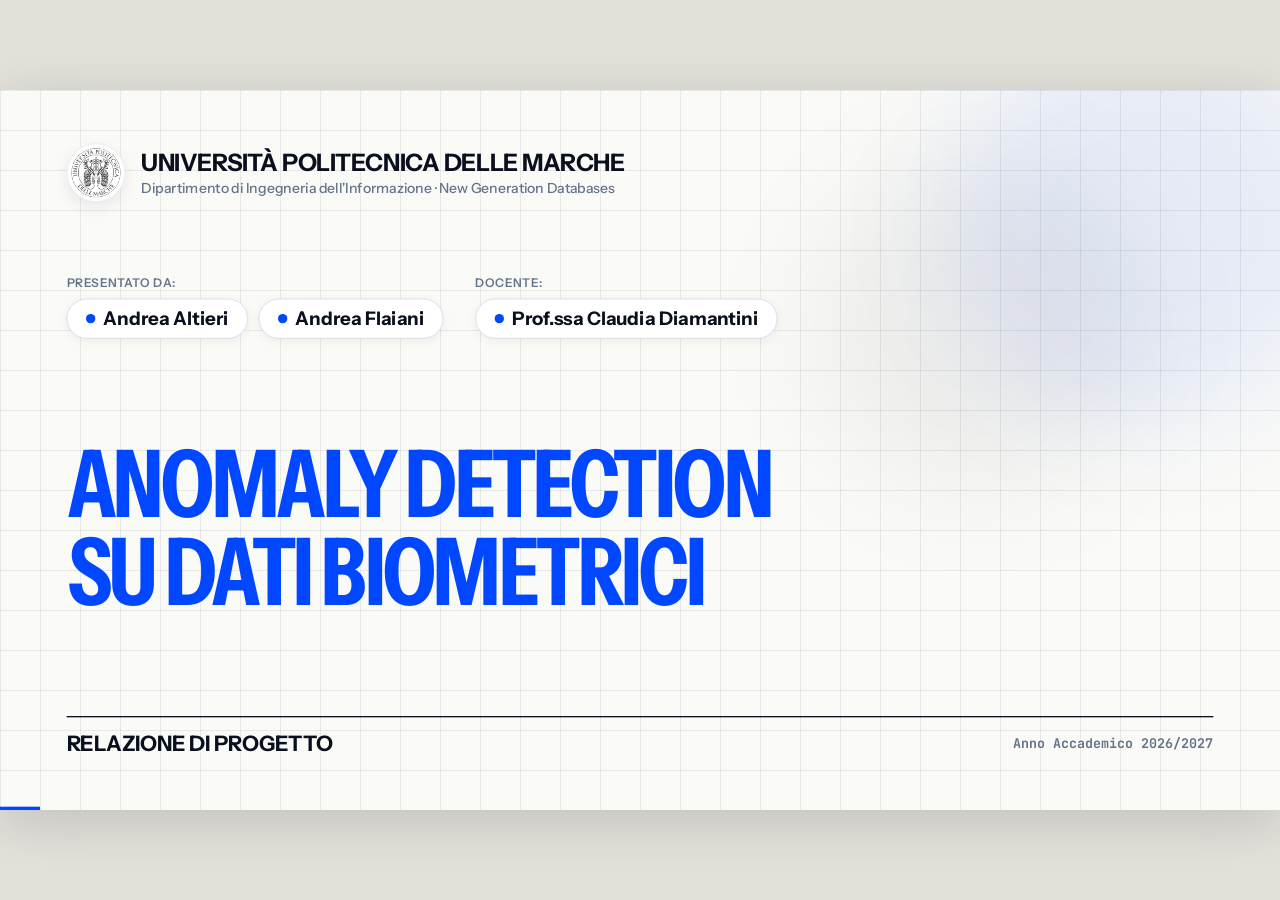
<file: presentazione/index.html>
<!DOCTYPE html>
<html lang="it">

<head>
    <meta charset="UTF-8">
    <meta name="viewport" content="width=device-width, initial-scale=1.0">
    <title>Anomaly detection su dati biometrici — Presentazione di progetto</title>
    <meta name="description"
        content="Presentazione di New Generation Databases: architettura medallion, MongoDB Time Series e anomaly detection ibrida su VitalDB. Stile editoriale minimale 16:9.">

    <!-- Font locali offline: Instrument Sans + JetBrains Mono -->
    <link rel="stylesheet" href="fonts/fonts.css">

    <style>
        /* ===========================================
           PALETTE RIGOROSA A 3 COLORI
           1. NERO  (#0A0F1D): testi, linee, contrasti forti, strutture
           2. BLU   (#0047FF): accento primario, pipeline dati, modelli, metriche positive
           3. ROSSO (#DC2626): anomalie, valori impossibili, buchi nei dati, alert
           Sfondo: #FAFAF7 (bianco caldo editoriale / galleria)
           =========================================== */
        :root {
            --bg: #FAFAF7;
            --stage-bg: #E3E1DA;

            /* 1. NERO */
            --ink: #0A0F1D;
            --ink-soft: #334155;
            --muted: #64748B;
            --line: #E2E8F0;
            --line-strong: #CBD5E1;
            --surface: #F1F3F7;

            /* 2. BLU */
            --blue: #0047FF;
            --blue-deep: #0036C7;
            --blue-wash: rgba(0, 71, 255, 0.06);
            --blue-line: rgba(0, 71, 255, 0.22);

            /* 3. ROSSO */
            --red: #DC2626;
            --red-deep: #B91C1C;
            --red-wash: rgba(220, 38, 38, 0.07);
            --red-line: rgba(220, 38, 38, 0.28);

            --font-display: 'Instrument Sans', -apple-system, BlinkMacSystemFont, 'Segoe UI', Roboto, sans-serif;
            --font-mono: 'JetBrains Mono', Consolas, 'Courier New', monospace;

            --ease-out-expo: cubic-bezier(0.16, 1, 0.3, 1);
            --duration: 0.75s;

            /* Ombre editoriali per i riquadri */
            --card-shadow: 0 10px 30px rgba(10, 15, 29, 0.08), 0 2px 8px rgba(10, 15, 29, 0.04);
            --card-shadow-lg: 0 16px 44px rgba(10, 15, 29, 0.10), 0 4px 12px rgba(10, 15, 29, 0.05);
        }

        * {
            margin: 0;
            padding: 0;
            box-sizing: border-box;
        }

        /* ===========================================
           PALCO FISSO 16:9 (1920×1080)
           Centrato matematicamente con transform: scale(factor)
           Zero barre di scorrimento, zero overflow.
           =========================================== */
        html,
        body {
            width: 100%;
            height: 100%;
            margin: 0;
            overflow: hidden;
            background: var(--stage-bg);
            font-family: var(--font-display);
            color: var(--ink);
            -webkit-font-smoothing: antialiased;
        }

        .deck-viewport {
            position: fixed;
            inset: 0;
            width: 100vw;
            height: 100vh;
            overflow: hidden;
            background: var(--stage-bg);
            display: flex;
            align-items: center;
            justify-content: center;
        }

        .deck-stage {
            position: relative;
            width: 1920px;
            height: 1080px;
            flex: none;
            overflow: hidden;
            transform-origin: center center;
            background-color: var(--bg);
            background-image:
                linear-gradient(to right, rgba(15, 23, 42, 0.04) 1px, transparent 1px),
                linear-gradient(to bottom, rgba(15, 23, 42, 0.04) 1px, transparent 1px);
            background-size: 60px 60px;
            box-shadow: 0 16px 80px rgba(10, 15, 29, 0.16);
        }

        .slide {
            position: absolute;
            inset: 0;
            width: 1920px;
            height: 1080px;
            padding: 64px 96px 56px 96px;
            overflow: hidden;
            display: flex;
            flex-direction: column;
            visibility: hidden;
            opacity: 0;
            pointer-events: none;
            background-color: transparent;
            background-image:
                linear-gradient(to right, rgba(15, 23, 42, 0.04) 1px, transparent 1px),
                linear-gradient(to bottom, rgba(15, 23, 42, 0.04) 1px, transparent 1px);
            background-size: 60px 60px;
        }

        .slide.active,
        .slide.visible {
            visibility: visible;
            opacity: 1;
            pointer-events: auto;
            z-index: 1;
        }

        /* ===========================================
           ANIMAZIONI DI INGRESSO (REVEAL)
           =========================================== */
        .reveal {
            opacity: 0;
            transform: translateY(18px);
            transition: opacity var(--duration) var(--ease-out-expo),
                transform var(--duration) var(--ease-out-expo);
        }

        .slide.visible .reveal {
            opacity: 1;
            transform: translateY(0);
            transition-delay: calc(var(--d, 0) * 60ms + 80ms);
        }

        /* ===========================================
           INTESTAZIONI E TIPOGRAFIA EDITORIALE
           =========================================== */
        .kick {
            display: inline-flex;
            align-items: center;
            gap: 12px;
            font-size: 18px;
            font-weight: 700;
            letter-spacing: 0.08em;
            text-transform: uppercase;
            color: var(--muted);
            margin-bottom: 12px;
            flex: 0 0 auto;
        }

        .kick .dot {
            width: 12px;
            height: 12px;
            border-radius: 50%;
            background: var(--blue);
            flex: none;
        }

        .kick .dot.red {
            background: var(--red);
        }

        .slide-title {
            font-size: 52px;
            font-weight: 700;
            line-height: 1.08;
            letter-spacing: -0.03em;
            text-transform: uppercase;
            color: var(--ink);
            margin-bottom: 24px;
            padding-bottom: 18px;
            border-bottom: 2px solid var(--ink);
            flex: 0 0 auto;
        }

        .slide.cover .slide-title,
        .slide.conclusion .slide-title {
            border-bottom: none;
            padding-bottom: 0;
        }

        .slide-title em {
            font-style: normal;
            color: var(--blue);
        }

        .slide-title em.red {
            color: var(--red);
        }

        .canvas {
            position: relative;
            flex: 1 1 0;
            min-height: 0;
            width: 100%;
            display: flex;
            flex-direction: column;
        }

        /* ===========================================
           LAYOUT PRINCIPALE: SPLIT ASIMMETRICO (EDITORIALE)
           Lato sinistro narrativo / Lato destro visivo
           =========================================== */
        .editorial-split {
            display: grid;
            grid-template-columns: 1fr 1.18fr;
            gap: 64px;
            height: 100%;
            align-items: center;
            min-height: 0;
        }

        .editorial-split.reversed {
            grid-template-columns: 1.18fr 1fr;
        }

        .editorial-split.equal {
            grid-template-columns: 1fr 1fr;
        }

        .story {
            display: flex;
            flex-direction: column;
            justify-content: center;
            gap: 22px;
            min-height: 0;
        }

        .lead-text {
            font-size: 32px;
            font-weight: 500;
            line-height: 1.32;
            letter-spacing: -0.015em;
            color: var(--ink);
        }

        .lead-text b {
            font-weight: 700;
            color: var(--ink);
        }

        .lead-text b.blue {
            color: var(--blue);
        }

        .lead-text b.red {
            color: var(--red);
        }

        .takeaway {
            display: flex;
            flex-direction: column;
            gap: 12px;
        }

        .takeaway-item {
            display: flex;
            align-items: flex-start;
            gap: 16px;
            font-size: 22px;
            line-height: 1.4;
            color: var(--ink-soft);
        }

        .takeaway-item b,
        .takeaway-item strong {
            color: var(--ink) !important;
        }

        .takeaway-item .bullet {
            width: 10px;
            height: 10px;
            border-radius: 50%;
            background: var(--blue) !important;
            margin-top: 10px;
            flex: none;
        }

        .takeaway-item .bullet.red,
        .takeaway-item .bullet.dark {
            background: var(--blue) !important;
        }

        .callout-box {
            background: #fff;
            border-left: 5px solid var(--blue);
            padding: 18px 24px;
            border-radius: 0 16px 16px 0;
            box-shadow: var(--card-shadow);
            font-size: 21px;
            line-height: 1.4;
            color: var(--ink-soft);
        }

        .callout-box.red {
            border-left-color: var(--red);
            background: var(--red-wash);
        }

        .callout-box.dark {
            border-left-color: var(--ink);
            background: #fff;
        }

        /* ===========================================
           COMPONENTE HERO STAT & METRICHE
           =========================================== */
        .stat-showcase {
            display: flex;
            flex-direction: column;
            gap: 20px;
            height: 100%;
            justify-content: center;
        }

        .stat-hero {
            background: #fff;
            border-radius: 20px;
            padding: 32px 36px;
            box-shadow: var(--card-shadow-lg);
            border: 1px solid var(--line);
        }

        .stat-val {
            font-size: 96px;
            font-weight: 800;
            font-stretch: 80%;
            line-height: 0.95;
            letter-spacing: -0.04em;
            color: var(--blue);
        }

        .stat-val.red {
            color: var(--red);
        }

        .stat-val.dark {
            color: var(--ink);
        }

        .stat-val small {
            font-size: 0.44em;
            letter-spacing: -0.01em;
            color: var(--ink);
            margin-left: 8px;
        }

        .stat-lbl {
            font-size: 24px;
            font-weight: 600;
            color: var(--ink);
            margin-top: 10px;
        }

        .stat-sub {
            font-size: 19px;
            color: var(--muted);
            margin-top: 4px;
        }

        /* Griglie di statistiche orizzontali */
        .stat-row {
            display: grid;
            grid-template-columns: repeat(3, 1fr);
            gap: 24px;
            width: 100%;
        }

        .stat-row.cols-4 {
            grid-template-columns: repeat(4, 1fr);
        }

        .stat-item {
            background: #fff;
            border-radius: 18px;
            padding: 24px 28px;
            border: 1px solid var(--line);
            box-shadow: var(--card-shadow);
        }

        .stat-item .val {
            font-size: 64px;
            font-weight: 800;
            font-stretch: 80%;
            line-height: 1;
            letter-spacing: -0.035em;
            color: var(--blue);
        }

        .stat-item .val.red {
            color: var(--red);
        }

        .stat-item .val.dark {
            color: var(--ink);
        }

        .stat-item .val small {
            font-size: 0.46em;
            color: var(--ink);
            margin-left: 4px;
        }

        .stat-item .lbl {
            font-size: 20px;
            font-weight: 600;
            color: var(--ink);
            margin-top: 8px;
        }

        .stat-item .desc {
            font-size: 17px;
            color: var(--muted);
            margin-top: 4px;
            line-height: 1.35;
        }

        /* ===========================================
           TABELLA APERTA EDITORIALE (SENZA GABBIE)
           =========================================== */
        .open-table-wrap {
            background: #fff;
            border-radius: 20px;
            padding: 28px 32px;
            border: 1px solid var(--line);
            box-shadow: var(--card-shadow-lg);
            width: 100%;
        }

        .open-table {
            width: 100%;
            border-collapse: collapse;
            font-size: 21px;
        }

        .open-table th {
            text-align: left;
            font-size: 16px;
            font-weight: 700;
            letter-spacing: 0.08em;
            text-transform: uppercase;
            color: var(--muted);
            padding: 0 16px 14px 0;
            border-bottom: 2px solid var(--ink);
        }

        .open-table td {
            padding: 13px 16px 13px 0;
            border-bottom: 1px solid var(--line);
            color: var(--ink-soft);
        }

        .open-table tr:last-child td {
            border-bottom: none;
        }

        .open-table .r {
            text-align: right;
        }

        .open-table td.r {
            font-family: var(--font-mono);
            font-weight: 600;
            color: var(--ink);
        }

        .open-table tr.hl td {
            color: var(--blue);
            font-weight: 600;
        }

        .open-table tr.hl td.r {
            color: var(--blue);
            font-weight: 700;
        }

        .open-table tr.alert td {
            color: var(--red);
            font-weight: 600;
        }

        /* ===========================================
           PIPELINE & TIMELINE (ROADMAP E MEDALLION)
           =========================================== */
        .timeline-bar {
            display: grid;
            grid-template-columns: repeat(5, 1fr);
            gap: 24px;
            position: relative;
            margin: auto 0;
            padding: 40px 0;
        }

        .timeline-bar::before {
            content: "";
            position: absolute;
            left: 8%;
            right: 8%;
            top: 72px;
            height: 3px;
            background: var(--line-strong);
            z-index: 0;
        }

        .timeline-node {
            position: relative;
            z-index: 1;
            display: flex;
            flex-direction: column;
            align-items: center;
            text-align: center;
        }

        .timeline-node .num {
            width: 64px;
            height: 64px;
            border-radius: 50%;
            background: #fff;
            border: 3px solid var(--blue);
            color: var(--blue);
            font-family: var(--font-mono);
            font-size: 26px;
            font-weight: 800;
            display: grid;
            place-items: center;
            box-shadow: 0 0 0 10px var(--bg);
            margin-bottom: 20px;
            flex-shrink: 0;
        }

        .timeline-node.red .num {
            border-color: var(--red);
            color: var(--red);
        }

        .timeline-node.dark .num {
            border-color: var(--ink);
            color: var(--ink);
        }

        .timeline-node .phase {
            font-size: 15px;
            font-weight: 700;
            letter-spacing: 0.1em;
            text-transform: uppercase;
            color: var(--muted);
            margin-bottom: 6px;
        }

        .timeline-node h3 {
            font-size: 30px;
            font-weight: 700;
            color: var(--ink);
            margin-bottom: 8px;
        }

        .timeline-node p {
            font-size: 19px;
            line-height: 1.35;
            color: var(--ink-soft);
            max-width: 260px;
        }

        .timeline-node .tag {
            margin-top: 14px;
            font-family: var(--font-mono);
            font-size: 16px;
            font-weight: 600;
            padding: 4px 12px;
            border-radius: 8px;
            background: #fff;
            border: 1px solid var(--line-strong);
            color: var(--ink);
        }

        /* Colonne Medallion */
        .medallion-grid {
            display: grid;
            grid-template-columns: 1fr 48px 1fr 48px 1fr;
            align-items: stretch;
            height: 100%;
            gap: 0;
        }

        .med-col {
            background: #fff;
            border-radius: 20px;
            border: 1px solid var(--line);
            padding: 36px 36px;
            display: flex;
            flex-direction: column;
            box-shadow: var(--card-shadow-lg);
        }

        .med-col.highlight {
            border: 2px solid var(--blue);
            background: #fff;
        }

        .med-arrow {
            display: flex;
            align-items: center;
            justify-content: center;
            color: var(--blue);
        }

        .med-col .tier-tag {
            font-size: 15px;
            font-weight: 700;
            letter-spacing: 0.1em;
            text-transform: uppercase;
            color: var(--muted);
            margin-bottom: 6px;
        }

        .med-col h3 {
            font-size: 42px;
            font-weight: 800;
            color: var(--ink);
            margin-bottom: 6px;
        }

        .med-col .subtitle {
            font-size: 20px;
            color: var(--muted);
            margin-bottom: 20px;
        }

        .med-col ul {
            list-style: none;
            display: flex;
            flex-direction: column;
            gap: 12px;
            flex: 1;
        }

        .med-col li {
            position: relative;
            padding-left: 24px;
            font-size: 20px;
            line-height: 1.35;
            color: var(--ink-soft);
        }

        .med-col li::before {
            content: "";
            position: absolute;
            left: 0;
            top: 9px;
            width: 8px;
            height: 8px;
            border-radius: 50%;
            background: var(--blue);
        }

        .med-col.dark li::before {
            background: var(--ink);
        }

        .med-col .foot-stat {
            border-top: 1px solid var(--line);
            padding-top: 18px;
            margin-top: 24px;
            display: flex;
            align-items: baseline;
            gap: 12px;
        }

        .med-col .foot-stat .big {
            font-size: 54px;
            font-weight: 800;
            font-stretch: 80%;
            line-height: 1;
            color: var(--blue);
        }

        .med-col.dark .foot-stat .big {
            color: var(--ink);
        }

        .med-col .foot-stat span {
            font-size: 18px;
            color: var(--muted);
        }

        /* ===========================================
           BARRE DI CONFRONTO BENCHMARK
           =========================================== */
        .bm-group {
            display: flex;
            flex-direction: column;
            gap: 20px;
            width: 100%;
        }

        .bm-row {
            display: grid;
            grid-template-columns: 140px 1fr 150px;
            align-items: center;
            gap: 20px;
        }

        .bm-name {
            font-size: 22px;
            font-weight: 700;
            color: var(--ink);
        }

        .bm-name.blue {
            color: var(--blue);
        }

        .bm-val {
            font-family: var(--font-mono);
            font-size: 22px;
            font-weight: 700;
            text-align: right;
            color: var(--ink);
        }

        .bm-val.blue {
            color: var(--blue);
        }

        .bm-val.red {
            color: var(--red);
        }

        .bm-bar-track {
            height: 28px;
            background: var(--surface);
            border-radius: 999px;
            overflow: hidden;
            border: 1px solid var(--line);
        }

        .bm-bar-track>i {
            display: block;
            height: 100%;
            width: 0;
            border-radius: 999px;
            background: var(--bar-color, var(--ink));
            transition: width 1.3s var(--ease-out-expo) 0.3s;
        }

        .slide.visible .bm-bar-track>i {
            width: var(--w);
        }

        /* ===========================================
           DIAGRAMMA FLUSSO LSTM (SLIDE 13)
           =========================================== */
        .flow-chain {
            display: flex;
            align-items: stretch;
            gap: 0;
            width: 100%;
            margin-bottom: 28px;
        }

        .flow-card {
            flex: 1;
            background: #fff;
            border: 1px solid var(--line);
            border-radius: 16px;
            padding: 16px 8px;
            text-align: center;
            box-shadow: var(--card-shadow);
        }

        .flow-card.hero {
            background: var(--blue);
            border-color: var(--blue);
        }

        .flow-card .cat {
            font-family: var(--font-mono);
            font-size: 13px;
            font-weight: 700;
            letter-spacing: 0.08em;
            color: var(--muted);
        }

        .flow-card.hero .cat {
            color: rgba(255, 255, 255, 0.8);
        }

        .flow-card .main-lbl {
            font-size: 24px;
            font-weight: 700;
            color: var(--ink);
            margin: 6px 0 4px;
        }

        .flow-card.hero .main-lbl {
            color: #fff;
        }

        .flow-card .dim {
            font-family: var(--font-mono);
            font-size: 16px;
            font-weight: 700;
            color: var(--blue);
        }

        .flow-card.hero .dim {
            color: #fff;
        }

        .flow-arrow {
            width: 32px;
            flex: none;
            display: flex;
            align-items: center;
            justify-content: center;
            color: var(--line-strong);
        }

        /* ===========================================
           SIMULAZIONE VALORI IMPOSSIBILI (SLIDE 07)
           =========================================== */
        .grid-sim {
            display: grid;
            grid-template-columns: 180px repeat(6, 1fr);
            gap: 10px;
            align-items: center;
            width: 100%;
        }

        .grid-sim .t-head {
            font-family: var(--font-mono);
            font-size: 15px;
            color: var(--muted);
            text-align: center;
        }

        .grid-sim .row-name {
            font-size: 19px;
            font-weight: 700;
            color: var(--ink);
        }

        .grid-sim .cell {
            height: 48px;
            border-radius: 10px;
            display: grid;
            place-items: center;
            font-family: var(--font-mono);
            font-size: 19px;
            font-weight: 700;
            background: #fff;
            border: 1px solid var(--line);
            color: var(--ink);
        }

        .grid-sim .cell.empty {
            color: var(--line-strong);
        }

        .grid-sim .cell.fill-blue {
            background: var(--blue-wash);
            border-color: var(--blue-line);
            color: var(--blue);
        }

        .grid-sim .cell.error-red {
            background: var(--red-wash);
            border-color: var(--red-line);
            color: var(--red);
        }

        .grid-sim .cell.outlier-flag {
            background: #fff;
            border: 2px dashed var(--red);
            color: var(--red);
        }

        /* ===========================================
           HEATMAP MATRICE CONCORDANZA (SLIDE 15)
           =========================================== */
        .matrix-table {
            width: 100%;
            border-collapse: separate;
            border-spacing: 6px;
        }

        .matrix-table th {
            font-size: 16px;
            font-weight: 700;
            color: var(--muted);
            text-align: center;
            padding-bottom: 4px;
        }

        .matrix-table th.rl {
            text-align: left;
            font-size: 19px;
            color: var(--ink);
            white-space: nowrap;
            padding-right: 12px;
        }

        .matrix-table td {
            height: 56px;
            text-align: center;
            border-radius: 10px;
            font-family: var(--font-mono);
            font-size: 21px;
            font-weight: 700;
            background: var(--blue-wash);
            color: var(--ink-soft);
        }

        .matrix-table td.full {
            background: var(--blue);
            color: #fff;
        }

        .matrix-table td.mid {
            background: rgba(0, 71, 255, 0.28);
            color: var(--blue-deep);
        }

        /* ===========================================
           FOOTER DELLA PRESENTAZIONE
           =========================================== */
        .deck-foot {
            display: flex;
            align-items: center;
            justify-content: space-between;
            margin-top: auto;
            padding-top: 16px;
            flex: 0 0 auto;
        }

        .foot-info {
            font-size: 15px;
            font-weight: 600;
            color: var(--muted);
            letter-spacing: 0.04em;
            text-transform: uppercase;
        }

        .pager-badge {
            display: inline-flex;
            align-items: center;
            gap: 8px;
            background: #fff;
            border: 1px solid var(--line);
            border-radius: 999px;
            padding: 4px 16px;
            font-size: 16px;
            font-weight: 700;
            color: var(--ink);
            box-shadow: 0 2px 8px rgba(10, 15, 29, 0.04);
        }

        .pager-badge b {
            color: var(--blue);
        }

        .progress-line {
            position: absolute;
            left: 0;
            bottom: 0;
            height: 5px;
            background: var(--blue);
            transition: width 0.5s var(--ease-out-expo);
        }

        /* ===========================================
           ELEMENTI GRAFICI DI SFONDO
           =========================================== */
        /* Sfere speciali copertina */
        .sphere {
            position: absolute;
            border-radius: 50%;
            pointer-events: none;
            filter: blur(80px);
            z-index: 0;
        }

        .sphere.xl-a {
            width: 600px;
            height: 600px;
            right: -100px;
            top: -100px;
            background: rgba(0, 71, 255, 0.08);
        }

        .sphere.xl-b {
            width: 500px;
            height: 500px;
            right: 200px;
            top: 100px;
            background: rgba(10, 15, 29, 0.05);
        }

        .slide.cover {
            padding: 80px 100px;
            justify-content: space-between;
        }

        .cover-header {
            display: flex;
            align-items: center;
            gap: 24px;
        }

        .cover-header img {
            width: 88px;
            height: 88px;
            border-radius: 50%;
            background: #fff;
            padding: 6px;
            border: 1px solid var(--line);
            box-shadow: 0 8px 24px rgba(10, 15, 29, 0.08);
        }

        .cover-header .uni {
            font-size: 36px;
            font-weight: 800;
            letter-spacing: -0.02em;
            text-transform: uppercase;
            line-height: 1;
            color: var(--ink);
        }

        .cover-header .course {
            font-size: 21px;
            color: var(--muted);
            margin-top: 8px;
            font-weight: 500;
        }

        .cover-meta {
            display: flex;
            gap: 48px;
            align-items: flex-end;
        }

        .meta-group .meta-lbl {
            font-size: 18px;
            font-weight: 600;
            color: var(--muted);
            text-transform: uppercase;
            letter-spacing: 0.06em;
            margin-bottom: 12px;
        }

        .meta-pills {
            display: flex;
            gap: 16px;
        }

        .meta-pill {
            display: inline-flex;
            align-items: center;
            gap: 12px;
            background: #fff;
            border: 1px solid var(--line-strong);
            border-radius: 999px;
            padding: 12px 28px;
            font-size: 28px;
            font-weight: 700;
            color: var(--ink);
            box-shadow: 0 4px 16px rgba(10, 15, 29, 0.06);
        }

        .meta-pill .dot {
            width: 14px;
            height: 14px;
            border-radius: 50%;
            background: var(--blue);
        }

        .cover-title {
            font-size: 140px;
            font-weight: 800;
            font-stretch: 80%;
            line-height: 0.94;
            letter-spacing: -0.045em;
            text-transform: uppercase;
            color: var(--blue);
            white-space: nowrap;
            margin: 40px 0;
        }

        .cover-title span {
            display: block;
        }

        .cover-title.chapter-title {
            font-size: 110px;
            font-weight: 800;
            font-stretch: 80%;
            line-height: 0.96;
            letter-spacing: -0.04em;
            text-transform: uppercase;
            white-space: normal;
            margin: 32px 0 20px 0;
            color: var(--ink);
        }

        .cover-title.chapter-title .num-ch {
            font-size: 34px;
            font-family: var(--font-mono);
            font-weight: 800;
            letter-spacing: 0.12em;
            color: var(--blue);
            text-transform: uppercase;
            margin-bottom: 20px;
            display: flex;
            align-items: center;
            gap: 14px;
        }

        .cover-title.chapter-title .num-ch i.dot {
            width: 14px;
            height: 14px;
            border-radius: 50%;
            background: var(--blue);
            display: inline-block;
        }

        .cover-footer {
            display: flex;
            align-items: center;
            justify-content: space-between;
            border-top: 2px solid var(--ink);
            padding-top: 20px;
        }

        .cover-footer .badge-main {
            font-size: 32px;
            font-weight: 800;
            text-transform: uppercase;
            letter-spacing: -0.01em;
            color: var(--ink);
        }

        .cover-footer .sub-badge {
            font-family: var(--font-mono);
            font-size: 20px;
            font-weight: 700;
            color: var(--muted);
        }

        /* ===========================================
           MODALITÀ MODIFICA INLINE (TASTO E)
           =========================================== */
        .edit-hotzone {
            position: fixed;
            top: 0;
            left: 0;
            width: 80px;
            height: 80px;
            z-index: 10000;
            cursor: pointer;
        }

        .edit-toggle {
            position: fixed;
            top: 14px;
            left: 14px;
            width: 44px;
            height: 44px;
            border-radius: 50%;
            border: 2px solid var(--line-strong);
            background: #fff;
            font-size: 18px;
            cursor: pointer;
            opacity: 0;
            pointer-events: none;
            transition: opacity 0.3s ease;
            z-index: 10001;
            box-shadow: 0 6px 16px rgba(10, 15, 29, 0.16);
        }

        .edit-toggle.show,
        .edit-toggle.active {
            opacity: 1;
            pointer-events: auto;
        }

        .edit-toggle.active {
            background: var(--blue);
            border-color: var(--blue);
            color: #fff;
        }

        body.editing [contenteditable="true"] {
            outline: 2px dashed rgba(0, 71, 255, 0.45);
            outline-offset: 3px;
            cursor: text;
        }

        body.editing [contenteditable="true"]:focus {
            outline-color: var(--blue);
            background: rgba(0, 71, 255, 0.05);
        }

        .edit-hint {
            position: fixed;
            bottom: 12px;
            left: 50%;
            transform: translateX(-50%);
            background: var(--ink);
            color: #fff;
            font: 500 13px/1 var(--font-display);
            padding: 8px 16px;
            border-radius: 999px;
            z-index: 10002;
            opacity: 0;
            pointer-events: none;
            transition: opacity 0.3s;
        }

        body.editing .edit-hint {
            opacity: 1;
        }
    </style>
</head>

<body>
    <div class="deck-viewport">
        <main class="deck-stage" id="deckStage" aria-label="Presentazione della relazione di progetto">

            <!-- ===========================================
                 01 — COPERTINA
                 =========================================== -->
            <section class="slide cover active" data-section="Copertina">
                <div class="sphere xl-a"></div>
                <div class="sphere xl-b"></div>

                <div class="cover-header reveal">
                    <img src="img/univpm_seal.png" alt="Sigillo dell'Università Politecnica delle Marche">
                    <div>
                        <div class="uni">Università Politecnica delle Marche</div>
                        <div class="course">Dipartimento di Ingegneria dell'Informazione · New Generation Databases
                        </div>
                    </div>
                </div>

                <div class="cover-meta">
                    <div class="meta-group reveal">
                        <div class="meta-lbl">Presentato da:</div>
                        <div class="meta-pills">
                            <span class="meta-pill"><i class="dot"></i> Andrea Altieri</span>
                            <span class="meta-pill"><i class="dot"></i> Andrea Flaiani</span>
                        </div>
                    </div>
                    <div class="meta-group reveal">
                        <div class="meta-lbl">Docente:</div>
                        <span class="meta-pill"><i class="dot"></i> Prof.ssa Claudia Diamantini</span>
                    </div>
                </div>

                <h1 class="cover-title">
                    <span class="reveal">Anomaly detection</span>
                    <span class="reveal">su dati biometrici</span>
                </h1>

                <div class="cover-footer reveal">
                    <span class="badge-main">Relazione di Progetto</span>
                    <span class="sub-badge">Anno Accademico 2026/2027</span>
                </div>
            </section>

            <!-- ===========================================
                 INTRO CAPITOLO 01
                 =========================================== -->
            <section class="slide cover" data-section="Capitolo 01">
                <div class="sphere xl-a"></div>
                <div class="sphere xl-b"></div>

                <div class="cover-header reveal">
                    <img src="img/univpm_seal.png" alt="Sigillo dell'Università Politecnica delle Marche">
                    <div>
                        <div class="uni">Università Politecnica delle Marche</div>
                        <div class="course">Dipartimento di Ingegneria dell'Informazione · New Generation Databases
                        </div>
                    </div>
                </div>

                <div style="flex:1; display:flex; flex-direction:column; justify-content:center; max-width:1450px;">
                    <h1 class="cover-title chapter-title">
                        <span class="num-ch reveal"> Capitolo 01</span>
                        <span class="reveal">Il Problema Clinico</span>
                        <span class="reveal" style="color:var(--blue);">&amp; I Dati VitalDB</span>
                    </h1>
                    <p class="lead-text reveal"
                        style="font-size:32px; line-height:1.45; color:var(--ink-soft); max-width:1300px; margin-top:16px;">
                        Monitoraggio fisiologico in sala operatoria su 500 interventi reali: tra disturbi elettrici dei
                        sensori e campionamento asincrono.
                    </p>
                </div>

                <div class="cover-footer reveal">
                    <span class="badge-main">Contesto Operatorio, Disturbi e Campionamento</span>
                    <span class="sub-badge">Parte 1 di 6</span>
                </div>
            </section>

            <!-- ===========================================
                 02 — IL PROBLEMA
                 =========================================== -->
            <section class="slide" data-section="Capitolo 01">
                <div class="kick reveal"> Capitolo 01 · Contesto Clinico &amp; Dati</div>
                <h2 class="slide-title reveal">Contesto clinico: <em>volume elevato, bassa qualità del dato grezzo</em></h2>

                <div class="canvas">
                    <div class="editorial-split">
                        <div class="story reveal">
                            <p class="lead-text">
                                Il monitor di sala operatoria raccoglie milioni di punti, ma <b class="red">oltre la
                                    metà del dato grezzo è inutilizzabile</b> senza bonifica.
                            </p>
                            <div class="takeaway">
                                <div class="takeaway-item">
                                    <div class="bullet"></div>
                                    <div><b>Sensori disturbati</b>: l'elettrobisturi genera picchi finti fino a <b>320
                                            bpm</b>; se il sensore al dito scivola, l'ossigeno si azzera.</div>
                                </div>
                                <div class="takeaway-item">
                                    <div class="bullet"></div>
                                    <div><b>Tempi disallineati</b>: battito e ossigeno arrivano ogni secondo; la
                                        pressione solo ogni 2–5 minuti (il bracciale deve riposare per non bloccare il
                                        sangue).</div>
                                </div>
                                <div class="takeaway-item">
                                    <div class="bullet"></div>
                                    <div><b>Dati nel tempo (Time Series)</b>: l'ordine cronologico è fondamentale; ogni
                                        secondo dipende strettamente da quello appena trascorso.</div>
                                </div>
                            </div>
                            <div class="callout-box">
                                <b>Obiettivo</b>: trasformare flussi grezzi rumorosi e intermittenti in un archivio
                                analitico ad alta velocità, capace di rilevare tempestivamente le crisi del paziente.
                            </div>
                        </div>

                        <div class="stat-showcase reveal">
                            <div class="stat-hero">
                                <div class="stat-val red">66,3<small>%</small></div>
                                <div class="stat-lbl">Celle vuote nel dato grezzo</div>
                                <div class="stat-sub">Dovute all'intermittenza fisiologica del bracciale NIBP</div>
                            </div>
                            <div class="stat-hero">
                                <div class="stat-val">1 s <span
                                        style="font-size:0.5em; color:var(--ink); font-weight:500;">vs</span> 5 min
                                </div>
                                <div class="stat-lbl">Disallineamento temporale</div>
                                <div class="stat-sub">Risolto tramite forward-fill limitato e interpolazione</div>
                            </div>
                        </div>
                    </div>
                </div>
            </section>

            <!-- ===========================================
                 03 — DATASET VITALDB & CAMPIONAMENTO ASINCRONO
                 =========================================== -->
            <section class="slide" data-section="Capitolo 01">
                <div class="kick reveal"> Capitolo 01 · Contesto Clinico &amp; Dati</div>
                <h2 class="slide-title reveal">Dataset VitalDB: <em>sorgente clinica e asincronia di campionamento</em>
                </h2>

                <div class="canvas"
                    style="display:flex; flex-direction:column; justify-content:flex-start; gap: 20px; height:100%; padding-bottom: 24px;">

                    <!-- Box Grafico: ONDA ECG CONTINUA vs ONDA PRESSORIA INTERMITTENTE -->
                    <div class="reveal"
                        style="background:#fff; border-radius:24px; border:1px solid var(--line); padding:28px 36px; box-shadow:var(--card-shadow); flex: 1 1 auto; display:flex; flex-direction:column; justify-content:space-between;">
                        <p class="lead-text" style="margin-bottom:14px; font-size:26px; line-height:1.25;">
                            Cosa registra il monitor nello stesso arco di 5 minuti (300 secondi): <span
                                style="color:var(--muted); font-size:21px; font-weight:400; display:block; margin-top:2px;">Disallineamento
                                temporale tra sensore continuo al dito e bracciale gonfiabile</span>
                        </p>

                        <!-- Canale 1: HR (Tracciato continuo ECG / Frequenza cardiaca al secondo) -->
                        <div
                            style="background:var(--surface); border:1px solid var(--line); border-radius:18px; padding:18px 24px; margin-bottom:12px;">
                            <div
                                style="display:flex; justify-content:space-between; align-items:center; margin-bottom:8px;">
                                <b style="font-size:22px; color:var(--ink);">Frequenza Cardiaca (HR) &amp; ECG</b>
                                <span class="pill sm blue-solid" style="font-size:13px; padding:4px 12px;">1 misura AL
                                    SECONDO (Flusso continuo)</span>
                            </div>

                            <!-- Grafico SVG: ONDA CONTINUA ECG CON I CLASSICI COMPLESSI QRS A PICCO TRIANGOLARE -->
                            <div
                                style="height:58px; background:#fff; border-radius:12px; border:1px solid var(--line); display:flex; align-items:center; padding:0 16px; position:relative; overflow:hidden;">
                                <svg width="100%" height="48" viewBox="0 0 1000 48" preserveAspectRatio="none"
                                    style="display:block;">
                                    <!-- Linee verticali dei minuti (0m, 1m, 2m, 3m, 4m, 5m) -->
                                    <line x1="0" y1="0" x2="0" y2="48" stroke="var(--line-strong)" stroke-width="2" />
                                    <line x1="200" y1="0" x2="200" y2="48" stroke="var(--line)" stroke-width="1"
                                        stroke-dasharray="2 2" />
                                    <line x1="400" y1="0" x2="400" y2="48" stroke="var(--line)" stroke-width="1"
                                        stroke-dasharray="2 2" />
                                    <line x1="600" y1="0" x2="600" y2="48" stroke="var(--line)" stroke-width="1"
                                        stroke-dasharray="2 2" />
                                    <line x1="800" y1="0" x2="800" y2="48" stroke="var(--line)" stroke-width="1"
                                        stroke-dasharray="2 2" />
                                    <line x1="1000" y1="0" x2="1000" y2="48" stroke="var(--line-strong)"
                                        stroke-width="2" />

                                    <!-- Linea isoelettrica di base -->
                                    <line x1="0" y1="28" x2="1000" y2="28" stroke="rgba(0,71,255,0.12)"
                                        stroke-width="1" />

                                    <!-- Onda continua con complessi QRS triangolari ripetuti a ritmo regolare (passo 40px) -->
                                    <path d="
                                        M0,28 L10,28 Q14,22 18,28 L22,28 L24,31 L27,4 L30,42 L32,28 L35,28 Q40,20 45,28
                                        L50,28 Q54,22 58,28 L62,28 L64,31 L67,4 L70,42 L72,28 L75,28 Q80,20 85,28
                                        L90,28 Q94,22 98,28 L102,28 L104,31 L107,4 L110,42 L112,28 L115,28 Q120,20 125,28
                                        L130,28 Q134,22 138,28 L142,28 L144,31 L147,4 L150,42 L152,28 L155,28 Q160,20 165,28
                                        L170,28 Q174,22 178,28 L182,28 L184,31 L187,4 L190,42 L192,28 L195,28 Q200,20 205,28
                                        L210,28 Q214,22 218,28 L222,28 L224,31 L227,4 L230,42 L232,28 L235,28 Q240,20 245,28
                                        L250,28 Q254,22 258,28 L262,28 L264,31 L267,4 L270,42 L272,28 L275,28 Q280,20 285,28
                                        L290,28 Q294,22 298,28 L302,28 L304,31 L307,4 L310,42 L312,28 L315,28 Q320,20 325,28
                                        L330,28 Q334,20 338,28 L342,28 L344,31 L347,4 L350,42 L352,28 L355,28 Q360,20 365,28
                                        L370,28 Q374,22 378,28 L382,28 L384,31 L387,4 L390,42 L392,28 L395,28 Q400,20 405,28
                                        L410,28 Q414,22 418,28 L422,28 L424,31 L427,4 L430,42 L432,28 L435,28 Q440,20 445,28
                                        L450,28 Q454,22 458,28 L462,28 L464,31 L467,4 L470,42 L472,28 L475,28 Q480,20 485,28
                                        L490,28 Q494,22 498,28 L502,28 L504,31 L507,4 L510,42 L512,28 L515,28 Q520,20 525,28
                                        L530,28 Q534,22 538,28 L542,28 L544,31 L547,4 L550,42 L552,28 L555,28 Q560,20 565,28
                                        L570,28 Q574,22 578,28 L582,28 L584,31 L587,4 L590,42 L592,28 L595,28 Q600,20 605,28
                                        L610,28 Q614,22 618,28 L622,28 L624,31 L627,4 L630,42 L632,28 L635,28 Q640,20 645,28
                                        L650,28 Q654,22 658,28 L662,28 L664,31 L667,4 L670,42 L672,28 L675,28 Q680,20 685,28
                                        L690,28 Q694,22 698,28 L702,28 L704,31 L707,4 L710,42 L712,28 L715,28 Q720,20 725,28
                                        L730,28 Q734,22 738,28 L742,28 L744,31 L747,4 L750,42 L752,28 L755,28 Q760,20 765,28
                                        L770,28 Q774,22 778,28 L782,28 L784,31 L787,4 L790,42 L792,28 L795,28 Q800,20 805,28
                                        L810,28 Q814,22 818,28 L822,28 L824,31 L827,4 L830,42 L832,28 L835,28 Q840,20 845,28
                                        L850,28 Q854,22 858,28 L862,28 L864,31 L867,4 L870,42 L872,28 L875,28 Q880,20 885,28
                                        L890,28 Q894,22 898,28 L902,28 L904,31 L907,4 L910,42 L912,28 L915,28 Q920,20 925,28
                                        L930,28 Q934,22 938,28 L942,28 L944,31 L947,4 L950,42 L952,28 L955,28 Q960,20 965,28
                                        L970,28 Q974,22 978,28 L982,28 L984,31 L987,4 L990,42 L992,28 L1000,28"
                                        fill="none" stroke="var(--blue)" stroke-width="2.6" stroke-linecap="round"
                                        stroke-linejoin="round" />
                                </svg>
                            </div>
                            <div
                                style="display:flex; justify-content:space-between; align-items:center; margin-top:8px;">
                                <div style="font-size:16px; color:var(--blue); font-weight:700;">
                                    ✓ Flusso continuo ininterrotto: picco cardiaco registrato a ogni secondo, senza
                                    interruzioni.
                                </div>
                                <span
                                    style="font-family:var(--font-mono); font-size:15px; color:var(--muted); font-weight:700;">300
                                    secondi su 300</span>
                            </div>
                        </div>

                        <!-- Canale 2: Pressione Arteriosa (Forma d'onda pressoria arteriosa con picco sistolico e incisura dicrota, presente solo a intervalli e poi vuoto) -->
                        <div
                            style="background:var(--surface); border:1px solid var(--line); border-radius:18px; padding:18px 24px;">
                            <div
                                style="display:flex; justify-content:space-between; align-items:center; margin-bottom:8px;">
                                <b style="font-size:22px; color:var(--red);">Pressione Sanguigna (Misurazione Bracciale
                                    NIBP)</b>
                                <span class="pill sm red-solid" style="font-size:13px; padding:4px 12px;">Solo 1 misura
                                    OGNI 4-5 MINUTI (intermittente)</span>
                            </div>

                            <!-- Grafico SVG: sfondo bianco nel riquadro del segnale, perfettamente coordinato con il canale HR -->
                            <div
                                style="height:58px; background:#fff; border-radius:12px; border:1px solid var(--line); display:flex; align-items:center; padding:0 16px; position:relative; overflow:hidden;">
                                <svg width="100%" height="48" viewBox="0 0 1000 48" preserveAspectRatio="none"
                                    style="display:block;">
                                    <!-- Linee verticali dei minuti sincronizzate con HR sopra -->
                                    <line x1="0" y1="0" x2="0" y2="48" stroke="var(--line-strong)" stroke-width="2" />
                                    <line x1="200" y1="0" x2="200" y2="48" stroke="var(--line)" stroke-width="1"
                                        stroke-dasharray="2 2" />
                                    <line x1="400" y1="0" x2="400" y2="48" stroke="var(--line)" stroke-width="1"
                                        stroke-dasharray="2 2" />
                                    <line x1="600" y1="0" x2="600" y2="48" stroke="var(--line)" stroke-width="1"
                                        stroke-dasharray="2 2" />
                                    <line x1="800" y1="0" x2="800" y2="48" stroke="var(--line)" stroke-width="1"
                                        stroke-dasharray="2 2" />
                                    <line x1="1000" y1="0" x2="1000" y2="48" stroke="var(--line-strong)"
                                        stroke-width="2" />

                                    <!-- 1. PRIMA MISURAZIONE PRESSORIA (Minuto 0): Forma d'onda pressoria reale (upstroke ripido, dicrotic notch, diastole) -->
                                    <g>
                                        <!-- Battito pressorio 1 -->
                                        <path
                                            d="M5,40 C8,40 12,9 16,5 C20,2 24,16 28,22 C30,24 33,19 36,23 C40,29 46,40 50,40"
                                            fill="none" stroke="var(--red)" stroke-width="2.8" stroke-linecap="round" />
                                        <!-- Battito pressorio 2 -->
                                        <path
                                            d="M50,40 C53,40 57,9 61,5 C65,2 69,16 73,22 C75,24 78,19 81,23 C85,29 91,40 95,40"
                                            fill="none" stroke="var(--red)" stroke-width="2.8" stroke-linecap="round" />
                                        <!-- Chiusura misura -->
                                        <line x1="95" y1="40" x2="110" y2="40" stroke="var(--red)" stroke-width="2" />
                                    </g>

                                    <!-- 2. IL VUOTO INTERMEDIO: linea tratteggiata piatta per oltre 4 minuti (da 110px a 790px) -->
                                    <line x1="110" y1="40" x2="790" y2="40" stroke="rgba(220,38,38,0.35)"
                                        stroke-width="2" stroke-dasharray="6 6" />

                                    <!-- 3. SECONDA MISURAZIONE PRESSORIA (Minuto 4 - 800px): ricompare la forma d'onda della pressione -->
                                    <g>
                                        <line x1="775" y1="40" x2="790" y2="40" stroke="var(--red)" stroke-width="2" />
                                        <!-- Battito pressorio 1 al minuto 4 -->
                                        <path
                                            d="M790,40 C793,40 797,10 801,6 C805,3 809,17 813,23 C815,25 818,20 821,24 C825,30 831,40 835,40"
                                            fill="none" stroke="var(--red)" stroke-width="2.8" stroke-linecap="round" />
                                        <!-- Battito pressorio 2 al minuto 4 -->
                                        <path
                                            d="M835,40 C838,40 842,10 846,6 C850,3 854,17 858,23 C860,25 863,20 866,24 C870,30 876,40 880,40"
                                            fill="none" stroke="var(--red)" stroke-width="2.8" stroke-linecap="round" />
                                        <line x1="880" y1="40" x2="960" y2="40" stroke="rgba(220,38,38,0.35)"
                                            stroke-width="2" stroke-dasharray="6 6" />
                                        <!-- Terzo ciclo a fine finestra (minuto 5) -->
                                        <path
                                            d="M960,40 C963,40 967,10 971,6 C975,3 979,17 983,23 C985,25 988,20 991,24 C995,30 998,40 1000,40"
                                            fill="none" stroke="var(--red)" stroke-width="2.8" stroke-linecap="round" />
                                    </g>
                                </svg>
                            </div>

                            <div
                                style="display:flex; justify-content:space-between; align-items:center; margin-top:8px;">
                                <div style="font-size:16px; color:var(--red); font-weight:700;">
                                    ✕ Discontinuo: compare solo la forma d'onda del gonfiaggio al minuto 0, poi nessun
                                    segnale per 4 minuti, poi ricompare al minuto 4.
                                </div>
                                <span
                                    style="font-family:var(--font-mono); font-size:15px; color:var(--red); font-weight:800;">66,3%
                                    di celle vuote</span>
                            </div>
                        </div>

                    </div>

                    <!-- 3 Sezioni Inferiori: piene, adiacenti e perfettamente proporzionate per riempire tutta la pagina -->
                    <div class="reveal"
                        style="display:grid; grid-template-columns: 1fr 1fr 1.35fr; gap:22px; flex: 0 0 auto;">

                        <div class="stat-item"
                            style="box-shadow:var(--card-shadow); padding:24px 28px; border-radius:20px; display:flex; flex-direction:column; justify-content:center;">
                            <div class="val" style="font-size:62px; line-height:1;">500</div>
                            <div class="lbl" style="font-size:22px; margin-top:8px;">Casi Completi Selezionati</div>
                            <div class="desc" style="font-size:16px; line-height:1.4; margin-top:4px;">Filtrati su 6.300
                                interventi: solo i casi con <b>tutti e 5 i parametri simultanei</b>.</div>
                        </div>

                        <div class="stat-item"
                            style="box-shadow:var(--card-shadow); padding:24px 28px; border-radius:20px; display:flex; flex-direction:column; justify-content:center;">
                            <div class="val" style="font-size:62px; line-height:1;">5,4<small>M</small></div>
                            <div class="lbl" style="font-size:22px; margin-top:8px;">Secondi Registrati</div>
                            <div class="desc" style="font-size:16px; line-height:1.4; margin-top:4px;">Oltre 1.500 ore
                                reali. Finestre LSTM da 30s e 100 alberi con calcolo intensivo su macchina singola.
                            </div>
                        </div>

                        <!-- Riquadro "La sfida della tesi" valorizzato e perfettamente visibile -->
                        <div
                            style="background:#fff; border-radius:20px; border:2px solid var(--blue); padding:24px 30px; box-shadow:var(--card-shadow); display:flex; flex-direction:column; justify-content:center;">
                            <div
                                style="display:flex; justify-content:space-between; align-items:center; margin-bottom:8px;">
                                <span style="font-size:22px; font-weight:800; color:var(--blue);">La sfida della
                                    tesi</span>
                                <span class="pill sm blue-soft" style="font-size:13px; padding:4px 12px;">Obiettivo
                                    Silver</span>
                            </div>
                            <p class="lead-text" style="font-size:19px; line-height:1.38; margin:0;">
                                I modelli matematici richiedono <b>tutti i 5 segnali sincronizzati al secondo</b>. 500
                                casi bilanciano rigore statistico e sostenibilità dei tempi di training.
                            </p>
                        </div>

                    </div>

                </div>
            </section>

            <!-- ===========================================
                 INTRO CAPITOLO 02
                 =========================================== -->
            <section class="slide cover" data-section="Capitolo 02">
                <div class="sphere xl-a"></div>
                <div class="sphere xl-b"></div>

                <div class="cover-header reveal">
                    <img src="img/univpm_seal.png" alt="Sigillo dell'Università Politecnica delle Marche">
                    <div>
                        <div class="uni">Università Politecnica delle Marche</div>
                        <div class="course">Dipartimento di Ingegneria dell'Informazione · New Generation Databases
                        </div>
                    </div>
                </div>

                <div style="flex:1; display:flex; flex-direction:column; justify-content:center; max-width:1450px;">
                    <h1 class="cover-title chapter-title">
                        <span class="num-ch reveal"> Capitolo 02</span>
                        <span class="reveal">Architettura Dati</span>
                        <span class="reveal" style="color:var(--blue);">&amp; Pipeline Medallion</span>
                    </h1>
                    <p class="lead-text reveal"
                        style="font-size:32px; line-height:1.45; color:var(--ink-soft); max-width:1300px; margin-top:16px;">
                        Dall'ingestione raw (Bronze) alla bonifica fisiologica e temporale (Silver), fino alle serie
                        storiche compresse su MongoDB 8.0 (Gold).
                    </p>
                </div>

                <div class="cover-footer reveal">
                    <span class="badge-main">Bronze, Silver, Gold: Ingestione, Bonifica e Storage Time-Series</span>
                    <span class="sub-badge">Parte 2 di 6</span>
                </div>
            </section>

            <!-- ===========================================
                 04 — IL PERCORSO (ROADMAP)
                 =========================================== -->
            <section class="slide" data-section="Capitolo 02">
                <div class="kick reveal"> Capitolo 02 · Pipeline Dati &amp; Medallion</div>
                <h2 class="slide-title reveal">Flusso operativo: <em>dal dato grezzo alla segnalazione clinica</em></h2>

                <div class="canvas" style="display:flex; flex-direction:column; justify-content:space-between;">
                    <!-- Testo centrato esattamente nell'intervallo tra la linea del titolo e i pallini -->
                    <div style="flex:1; display:flex; align-items:center; justify-content:center; min-height:120px;">
                        <p class="lead-text reveal" style="text-align:center; max-width:1150px; margin: 0 auto;">
                            Cinque passi essenziali: raccogliamo i dati grezzi, li puliamo dai disturbi, li salviamo in
                            modo
                            efficiente e rileviamo le anomalie per i medici.
                        </p>
                    </div>

                    <div class="timeline-bar reveal" style="margin:0; padding-top:10px; padding-bottom:30px;">
                        <div class="timeline-node dark">
                            <div class="num">1</div>
                            <div class="phase">Bronze</div>
                            <h3>Raccolta</h3>
                            <p style="font-size:20px; line-height:1.4;">Scaricamento sicuro e congelamento del dato
                                grezzo.</p>
                            <span class="tag">Parquet</span>
                        </div>

                        <div class="timeline-node">
                            <div class="num">2</div>
                            <div class="phase">Silver</div>
                            <h3>Pulizia</h3>
                            <p style="font-size:20px; line-height:1.4;">Filtro artefatti e allineamento dei segnali al
                                secondo.</p>
                            <span class="tag">Pandas</span>
                        </div>

                        <div class="timeline-node">
                            <div class="num">3</div>
                            <div class="phase">Gold</div>
                            <h3>Archiviazione</h3>
                            <p style="font-size:20px; line-height:1.4;">Database per serie storiche compresso e
                                ultra-veloce.</p>
                            <span class="tag">MongoDB 8.0</span>
                        </div>

                        <div class="timeline-node red">
                            <div class="num">4</div>
                            <div class="phase" style="color:var(--red);">Analisi</div>
                            <h3>Allarmi</h3>
                            <p style="font-size:20px; line-height:1.4;">Regole cliniche d'emergenza + intelligenza
                                artificiale.</p>
                            <span class="tag" style="color:var(--red); border-color:var(--red-line);">Scikit ·
                                PyTorch</span>
                        </div>

                        <div class="timeline-node dark">
                            <div class="num">5</div>
                            <div class="phase">Sistema</div>
                            <h3>Interfaccia</h3>
                            <p style="font-size:20px; line-height:1.4;">Dashboard interattiva e notifiche chiare in
                                sala.</p>
                            <span class="tag">FastAPI · Docker</span>
                        </div>
                    </div>
                </div>
            </section>

            <!-- ===========================================
                 05 — ARCHITETTURA MEDALLION
                 =========================================== -->
            <section class="slide" data-section="Capitolo 02">
                <div class="kick reveal"> Capitolo 02 · Pipeline Dati &amp; Medallion</div>
                <h2 class="slide-title reveal">Architettura Medallion: <em>progressiva raffinazione</em></h2>

                <div class="canvas" style="justify-content:center; gap:44px;">
                    <p class="lead-text reveal" style="text-align:center; max-width:1250px; margin: 0 auto;">
                        I dati clinici vengono raffinati attraverso <b>tre livelli</b>: si parte
                        dall'archivio originale grezzo
                        per arrivare al database compresso ed ottimizzato per le query mediche.
                    </p>

                    <!-- Flusso Medallion Orizzontale a 3 Fasi Connesse (Stile Roadmap) -->
                    <div class="timeline-bar reveal"
                        style="grid-template-columns: repeat(3, 1fr); max-width:1450px; margin: 0 auto; width:100%;">

                        <!-- Nodo Bronze -->
                        <div class="timeline-node dark">
                            <div class="num" style="width:72px; height:72px; font-size:28px;">1</div>
                            <div class="phase" style="font-size:16px;">Livello 1</div>
                            <h3 style="font-size:38px; margin-bottom:12px;">Bronze</h3>
                            <p style="font-size:22px; line-height:1.4; max-width:340px; margin-bottom:16px;">
                                Storico delle informazioni recuperate dagli strumenti di misurazione. È il set di dati
                                grezzo ed originale.
                            </p>
                            <span class="tag" style="font-size:18px; padding:8px 18px;">Parquet · 33,95 MB</span>
                        </div>

                        <!-- Nodo Silver -->
                        <div class="timeline-node">
                            <div class="num" style="width:72px; height:72px; font-size:28px;">2</div>
                            <div class="phase" style="font-size:16px;">Livello 2</div>
                            <h3 style="font-size:38px; margin-bottom:12px;">Silver</h3>
                            <p style="font-size:22px; line-height:1.4; max-width:340px; margin-bottom:16px;">
                                Vengono tagliati i valori fisiologicamente inverosimili, riempite le celle vuote e
                                catalogati i reparti ospedalieri.
                            </p>
                            <span class="tag" style="font-size:18px; padding:8px 18px;">Pandas · 47,25 MB</span>
                        </div>

                        <!-- Nodo Gold -->
                        <div class="timeline-node" style="--blue:#0047FF;">
                            <div class="num"
                                style="width:72px; height:72px; font-size:28px; border-color:var(--blue); color:var(--blue); box-shadow:0 0 0 10px var(--bg), 0 8px 24px rgba(0,71,255,0.25);">
                                3</div>
                            <div class="phase" style="color:var(--blue); font-weight:800; font-size:16px;">Livello 3
                            </div>
                            <h3 style="font-size:38px; color:var(--blue); margin-bottom:12px;">Gold</h3>
                            <p style="font-size:22px; line-height:1.4; max-width:340px; margin-bottom:16px;">
                                I dati ripuliti vengono organizzati in serie storiche ad alta efficienza. È l'archivio
                                definitivo per analisi e query veloci.
                            </p>
                            <span class="tag"
                                style="font-size:18px; padding:8px 18px; color:var(--blue); border-color:var(--blue-line); font-weight:700;">MongoDB
                                8.0 · 7,45 MB (−84%)</span>
                        </div>

                    </div>
                </div>
            </section>

            <!-- ===========================================
                 06 — BRONZE
                 =========================================== -->
            <section class="slide" data-section="Capitolo 02">
                <div class="kick reveal"> Capitolo 02 · Pipeline Dati &amp; Medallion</div>
                <h2 class="slide-title reveal">Livello Bronze: <em>acquisizione sicura e dati originali</em></h2>

                <div class="canvas">
                    <div class="editorial-split">
                        <div class="story reveal">
                            <p class="lead-text">
                                Salviamo i dati <b>esattamente come escono dai monitor</b> della sala operatoria, senza
                                toccare una virgola.
                            </p>
                            <div class="takeaway">
                                <div class="takeaway-item">
                                    <div class="bullet"></div>
                                    <div><b>Salvataggio sicuro (.tmp)</b>: scarichiamo su un file provvisorio e lo
                                        rinominiamo solo alla fine. Se cade la rete, non restano file a metà.</div>
                                </div>
                                <div class="takeaway-item">
                                    <div class="bullet"></div>
                                    <div><b>Registro scaricamenti (Manifest)</b>: memorizza chi è già pronto con un
                                        codice univoco (<span class="mono">run_id</span>), saltando i file già
                                        scaricati.</div>
                                </div>
                                <div class="takeaway-item">
                                    <div class="bullet"></div>
                                    <div><b>Gestione errori intelligente</b>: stop immediato se manca il reparto dei
                                        pazienti; prosegue invece se mancano le analisi del sangue.</div>
                                </div>
                                <div class="takeaway-item">
                                    <div class="bullet"></div>
                                    <div><b>Formato Apache Parquet</b>: binario e colonnare (non testo CSV); salva i
                                        dati per colonna con compressione Snappy, preserva i tipi numerici e carica in
                                        RAM all'istante.</div>
                                </div>
                                <div class="takeaway-item">
                                    <div class="bullet"></div>
                                    <div><b>Nessuna modifica frettolosa</b>: i buchi (66,3%) e i disturbi dei sensori
                                        restano intatti per preservare la verità storica nel file Parquet originale.
                                    </div>
                                </div>
                            </div>
                        </div>

                        <div class="stat-showcase reveal">
                            <div class="stat-hero">
                                <div class="stat-val dark">500 / 500</div>
                                <div class="stat-lbl">Interventi scaricati con successo</div>
                                <div class="stat-sub">Tutti i casi verificati e completi al 100%</div>
                            </div>
                            <div class="stat-hero">
                                <div class="stat-val">33,95<small>MB</small></div>
                                <div class="stat-lbl">Dimensione totale su disco</div>
                                <div class="stat-sub">File Parquet colonnari con compressione Snappy (molto più compatti
                                    e veloci del CSV)</div>
                            </div>
                        </div>
                    </div>
                </div>
            </section>

            <!-- ===========================================
                 07 — SILVER (1/2): VALORI IMPOSSIBILI
                 =========================================== -->
            <section class="slide" data-section="Capitolo 02">
                <div class="kick reveal"> Capitolo 02 · Pipeline Dati &amp; Medallion</div>
                <h2 class="slide-title reveal">Livello Silver: <em>rilevamento dei valori fisiologicamente anomali</em></h2>

                <div class="canvas">
                    <div class="editorial-split">
                        <div class="story reveal">
                            <p class="lead-text">
                                Cavi staccati e disturbi elettrici generano <b class="red">valori che un essere umano
                                    vivente non può avere</b>.
                            </p>
                            <div class="open-table-wrap" style="padding:18px 24px;">
                                <div
                                    style="font-size:14px; font-weight:700; color:var(--muted); text-transform:uppercase; margin-bottom:8px;">
                                    Soglie umane standard (<span class="mono">config.TRACK_SPECS</span>)
                                </div>
                                <table class="open-table" style="font-size:18px;">
                                    <thead>
                                        <tr>
                                            <th>Parametro</th>
                                            <th class="r">Range Fisiologico Accettabile</th>
                                        </tr>
                                    </thead>
                                    <tbody>
                                        <tr>
                                            <td>Frequenza cardiaca (HR)</td>
                                            <td class="r"><b>20 – 250 bpm</b></td>
                                        </tr>
                                        <tr>
                                            <td>Ossigenazione (SpO₂)</td>
                                            <td class="r"><b>50 – 100 %</b></td>
                                        </tr>
                                        <tr>
                                            <td>Pressione sistolica (SBP)</td>
                                            <td class="r"><b>40 – 250 mmHg</b></td>
                                        </tr>
                                        <tr>
                                            <td>Pressione diastolica (DBP)</td>
                                            <td class="r"><b>10 – 180 mmHg</b></td>
                                        </tr>
                                        <tr>
                                            <td>Pressione media (MBP)</td>
                                            <td class="r"><b>20 – 220 mmHg</b></td>
                                        </tr>
                                    </tbody>
                                </table>
                            </div>
                            <div class="callout-box red">
                                <b>Come interveniamo</b>: non cancelliamo il numero assurdo (es. 290), ma gli mettiamo
                                un cartellino (<span class="mono">outlier = true</span>) e lo <b>nascondiamo durante i
                                    riempimenti</b> per evitare che si diffonda nei minuti successivi.
                            </div>
                        </div>

                        <div class="story reveal">
                            <p class="lead-text" style="font-size:24px;">
                                <b>Esempio pratico</b>: cosa succede se un sensore segna per sbaglio 290 mmHg
                            </p>
                            <div class="grid-sim"
                                style="background:#fff; padding:24px; border-radius:18px; border:1px solid var(--line);">
                                <div></div>
                                <div class="t-head">0 s</div>
                                <div class="t-head">60 s</div>
                                <div class="t-head">120 s</div>
                                <div class="t-head">180 s</div>
                                <div class="t-head">240 s</div>
                                <div class="t-head">300 s</div>

                                <div class="row-name">Dato grezzo</div>
                                <div class="cell">120</div>
                                <div class="cell empty">—</div>
                                <div class="cell error-red">290</div>
                                <div class="cell empty">—</div>
                                <div class="cell empty">—</div>
                                <div class="cell">118</div>

                                <div class="row-name" style="color:var(--red);">Senza bonifica</div>
                                <div class="cell">120</div>
                                <div class="cell fill-blue">120</div>
                                <div class="cell error-red">290</div>
                                <div class="cell error-red">290</div>
                                <div class="cell error-red">290</div>
                                <div class="cell">118</div>

                                <div class="row-name" style="color:var(--blue);">Con bonifica</div>
                                <div class="cell">120</div>
                                <div class="cell fill-blue">120</div>
                                <div class="cell outlier-flag">290</div>
                                <div class="cell fill-blue">120</div>
                                <div class="cell fill-blue">120</div>
                                <div class="cell">118</div>
                            </div>
                            <div class="takeaway" style="gap:8px;">
                                <div class="takeaway-item" style="font-size:18px;">
                                    <div class="bullet" style="background:var(--blue);"></div>
                                    <div>L'ultimo valore valido viene tenuto buono per i momenti di pausa tra una misura
                                        e l'altra.</div>
                                </div>
                                <div class="takeaway-item" style="font-size:18px;">
                                    <div class="bullet red"></div>
                                    <div>Il valore sballato (290) viene isolato all'istante: <b>non si espande mai</b>
                                        nel resto dell'intervento.</div>
                                </div>
                            </div>
                        </div>
                    </div>
                </div>
            </section>

            <!-- ===========================================
                 08 — SILVER (2/2): DATI MANCANTI
                 =========================================== -->
            <section class="slide" data-section="Capitolo 02">
                <div class="kick reveal"> Capitolo 02 · Pipeline Dati &amp; Medallion</div>
                <h2 class="slide-title reveal">Livello Silver: <em>gestione dei dati mancanti per tipologia di segnale</em></h2>

                <div class="canvas">
                    <div class="editorial-split reversed">
                        <div class="stat-showcase reveal">
                            <div class="stat-hero">
                                <div class="stat-val"><span class="red">66,3%</span> → 26,3%</div>
                                <div class="stat-lbl">Abbattimento delle celle vuote</div>
                                <div class="stat-sub">I vuoti rimasti sono solo le normali pause lunghe tra un
                                    gonfiaggio e l'altro del bracciale</div>
                            </div>
                            <div class="stat-hero">
                                <div class="stat-val">2,9<small>%</small></div>
                                <div class="stat-lbl">Righe davvero inutilizzabili</div>
                                <div class="stat-sub">Solo i primi e gli ultimi minuti dell'operazione, quando tutti i
                                    sensori erano ancora staccati</div>
                            </div>
                        </div>

                        <div class="story reveal">
                            <p class="lead-text">
                                Non tutti i segnali sono uguali: <b>trattiamo ogni strumento secondo la sua natura
                                    clinica</b>.
                            </p>
                            <div class="takeaway">
                                <div class="takeaway-item">
                                    <div class="bullet"></div>
                                    <div><b>Battito e ossigeno (continui)</b>: se mancano pochi secondi (&le; 5 s)
                                        uniamo i punti con una retta. Oltre i 5 secondi ci fermiamo per non inventare
                                        dati finti.</div>
                                </div>
                                <div class="takeaway-item">
                                    <div class="bullet"></div>
                                    <div><b>Pressione (a scatti)</b>: manteniamo valido l'ultimo valore letto fino a
                                        <b>5 minuti</b>, coprendo le normali pause del bracciale.
                                    </div>
                                </div>
                                <div class="takeaway-item">
                                    <div class="bullet red"></div>
                                    <div><b>Contatore di freschezza (<span class="mono">nibp_age_s</span>)</b>: un
                                        cronometro conta i secondi dall'ultima misura vera; oltre i 2 minuti i modelli
                                        scartano la pressione perché troppo vecchia.</div>
                                </div>
                                <div class="takeaway-item">
                                    <div class="bullet dark"></div>
                                    <div><b>Archivio ordinato per reparto</b>: i dati ripuliti sono divisi in cartelle
                                        per reparto chirurgico (Generale, Toracica, Urologia).</div>
                                </div>
                            </div>
                            <div class="callout-box">
                                <b>Archivio ordinato per reparto</b>: i dati ripuliti sono divisi in cartelle (Chirurgia
                                Generale, Toracica, Urologia) così i medici e i ricercatori trovano subito quello che
                                cercano.
                            </div>
                        </div>
                    </div>
                </div>
            </section>

            <!-- ===========================================
                 09 — GOLD
                 =========================================== -->
            <section class="slide" data-section="Capitolo 02">
                <div class="kick reveal"> Capitolo 02 · Pipeline Dati &amp; Medallion</div>
                <h2 class="slide-title reveal">Livello Gold: <em>archiviazione Time Series ad alta efficienza</em></h2>

                <div class="canvas">
                    <div class="editorial-split">
                        <div class="open-table-wrap reveal"
                            style="background:var(--ink); border:none; padding:24px 28px;">
                            <div
                                style="font-family:var(--font-mono); font-size:14px; color:#94A3B8; margin-bottom:12px; text-transform:uppercase;">
                                Esempio Documento Time Series · 1 secondo
                            </div>
                            <pre class="code"
                                style="background:transparent; padding:0; font-size:18px; line-height:1.45; color:#E2E8F0;">{
  <span style="color:#93B4FF">"timestamp"</span>: ISODate(<span style="color:#FCA5A5">"2020-01-01T08:15:30Z"</span>),
  <span style="color:#93B4FF">"metadata"</span>: {
    <span style="color:#93B4FF">"case_id"</span>: 1,
    <span style="color:#93B4FF">"department"</span>: <span style="color:#FCA5A5">"General surgery"</span>,
    <span style="color:#93B4FF">"age"</span>: 64, <span style="color:#93B4FF">"sex"</span>: <span style="color:#FCA5A5">"M"</span>
  },
  <span style="color:#93B4FF">"metrics"</span>: {
    <span style="color:#93B4FF">"Solar8000_HR"</span>: 72.0,
    <span style="color:#93B4FF">"Solar8000_PLETH_SPO2"</span>: 98.0
    <span style="color:#64748B">// Bracciale fermo in questo secondo: nessun campo salvato</span>
  },
  <span style="color:#93B4FF">"quality_flags"</span>: {
    <span style="color:#93B4FF">"HR_outlier"</span>: false,
    <span style="color:#93B4FF">"nibp_age_s"</span>: 14.0
  }
}</pre>
                        </div>

                        <div class="story reveal">
                            <p class="lead-text">
                                Con MongoDB 8.0 archiviamo milioni di secondi occupando <b>una frazione minuscola dello
                                    spazio</b>.
                            </p>
                            <div class="takeaway">
                                <div class="takeaway-item">
                                    <div class="bullet"></div>
                                    <div><b>Pacchetti compressi (Bucket)</b>: raggruppa fino a 1.000 secondi dello
                                        stesso paziente, evitando di riscrivere da capo i dati anagrafici a ogni
                                        secondo.</div>
                                </div>
                                <div class="takeaway-item">
                                    <div class="bullet"></div>
                                    <div><b>Zero sprechi per i dati vuoti</b>: se la pressione non c'è, in MongoDB non
                                        salviamo una cella vuota ma semplicemente non scriviamo il campo (0 byte
                                        sprecati).</div>
                                </div>
                                <div class="takeaway-item">
                                    <div class="bullet"></div>
                                    <div><b>Date compresse al millimetro</b>: i secondi che scorrono regolari (+1 s) non
                                        occupano quasi spazio grazie alla compressione differenziale.</div>
                                </div>
                                <div class="takeaway-item">
                                    <div class="bullet"></div>
                                    <div><b>Ricerca istantanea</b>: un indice combinato paziente + tempo trova ore di
                                        operazione in appena 18 millisecondi.</div>
                                </div>
                            </div>
                            <div class="callout-box">
                                <b>Ricerca istantanea</b>: un indice combinato paziente + tempo permette di tirare fuori
                                ore e ore di intervento in pochi millisecondi.
                            </div>
                        </div>
                    </div>
                </div>
            </section>

            <!-- ===========================================
                 10 — BENCHMARK
                 =========================================== -->
            <section class="slide" data-section="Capitolo 02">
                <div class="kick reveal"> Capitolo 02 · Pipeline Dati &amp; Medallion</div>
                <h2 class="slide-title reveal">Valutazione prestazionale: <em>riduzione dello spazio e latenza delle query</em></h2>

                <div class="canvas">
                    <div class="editorial-split">
                        <div class="story reveal">
                            <div class="bm-group">
                                <div style="font-size:22px; font-weight:700; color:var(--ink); margin-bottom:8px;">
                                    Spazio occupato per tutti i 500 pazienti
                                </div>
                                <div class="bm-row">
                                    <div class="bm-name">Bronze</div>
                                    <div class="bm-bar-track"><i style="--w:71.9%; --bar-color:var(--ink);"></i></div>
                                    <div class="bm-val">33,95 MB</div>
                                </div>
                                <div class="bm-row">
                                    <div class="bm-name" style="color:var(--red);">Silver</div>
                                    <div class="bm-bar-track"><i style="--w:100%; --bar-color:var(--red);"></i></div>
                                    <div class="bm-val red">47,25 MB</div>
                                </div>
                                <div class="bm-row">
                                    <div class="bm-name blue">Gold</div>
                                    <div class="bm-bar-track"><i style="--w:15.8%; --bar-color:var(--blue);"></i></div>
                                    <div class="bm-val blue">7,45 MB</div>
                                </div>
                            </div>

                            <div class="bm-group" style="margin-top:20px;">
                                <div style="font-size:22px; font-weight:700; color:var(--ink); margin-bottom:8px;">
                                    Tempo per caricare un intero intervento clinico
                                </div>
                                <div class="bm-row">
                                    <div class="bm-name">File Parquet</div>
                                    <div class="bm-bar-track"><i style="--w:100%; --bar-color:var(--ink);"></i></div>
                                    <div class="bm-val">29,02 ms</div>
                                </div>
                                <div class="bm-row">
                                    <div class="bm-name blue">Database Gold</div>
                                    <div class="bm-bar-track"><i style="--w:62.9%; --bar-color:var(--blue);"></i></div>
                                    <div class="bm-val blue">18,26 ms</div>
                                </div>
                            </div>
                        </div>

                        <div class="stat-showcase reveal">
                            <div class="stat-hero">
                                <div class="stat-val">−84,2<small>%</small></div>
                                <div class="stat-lbl">Meno spazio occupato</div>
                                <div class="stat-sub">Passiamo da oltre 47 MB a meno di 7,5 MB mantenendo ogni singolo
                                    dettaglio intatto</div>
                            </div>
                            <div class="stat-hero">
                                <div class="stat-val">1,6<small>×</small></div>
                                <div class="stat-lbl">Più veloce nelle risposte</div>
                                <div class="stat-sub">Appena 18 millisecondi per consegnare l'intero tracciato ai
                                    grafici della dashboard</div>
                            </div>
                        </div>
                    </div>
                </div>
            </section>

            <!-- ===========================================
                 INTRO CAPITOLO 03
                 =========================================== -->
            <section class="slide cover" data-section="Capitolo 03">
                <div class="sphere xl-a"></div>
                <div class="sphere xl-b"></div>

                <div class="cover-header reveal">
                    <img src="img/univpm_seal.png" alt="Sigillo dell'Università Politecnica delle Marche">
                    <div>
                        <div class="uni">Università Politecnica delle Marche</div>
                        <div class="course">Dipartimento di Ingegneria dell'Informazione · New Generation Databases
                        </div>
                    </div>
                </div>

                <div style="flex:1; display:flex; flex-direction:column; justify-content:center; max-width:1450px;">
                    <h1 class="cover-title chapter-title">
                        <span class="num-ch reveal"> Capitolo 03</span>
                        <span class="reveal">Controllo Qualità</span>
                        <span class="reveal" style="color:var(--blue);">&amp; Data Governance</span>
                    </h1>
                    <p class="lead-text reveal"
                        style="font-size:32px; line-height:1.45; color:var(--ink-soft); max-width:1300px; margin-top:16px;">
                        Come ci assicuriamo che nel database entrino solo pazienti completi, senza errori e subito
                        pronti da consultare per i medici.
                    </p>
                </div>

                <div class="cover-footer reveal">
                    <span class="badge-main">Regole d'ingresso, salvataggio a prova di blocco e apertura
                        istantanea</span>
                    <span class="sub-badge">Parte 3 di 6</span>
                </div>
            </section>

            <!-- ===========================================
                 11 — IL PROBLEMA & LA COMBO PYTHON + MONGODB
                 =========================================== -->
            <section class="slide" data-section="Capitolo 03">
                <div class="kick reveal"> Capitolo 03 · Controllo Qualità &amp; Data Governance</div>
                <h2 class="slide-title reveal">Architettura ibrida: <em>separazione dei controlli tra Python e
                        MongoDB</em>
                </h2>

                <div class="canvas"
                    style="display:flex; flex-direction:column; gap:20px; justify-content:space-between;">
                    <div class="reveal" style="display:flex; align-items:center; gap:20px;">
                        <div style="flex:1.15; display:flex; flex-direction:column; gap:20px;">
                            <div class="open-table-wrap" style="padding:24px 28px;">
                                <div
                                    style="font-size:17px; font-weight:800; color:#dc2626; text-transform:uppercase; letter-spacing:0.04em; margin-bottom:8px;">
                                    &#9888; Problema 1 · Niente $jsonSchema
                                </div>
                                <p style="margin:0; font-size:22px; line-height:1.42; color:var(--ink-soft);">
                                    Le Time Series impacchettano i secondi in <i>bucket colonnari</i> (−84% spazio),
                                    rinunciando alla validazione BSON sul singolo documento.
                                </p>
                            </div>

                            <div class="open-table-wrap" style="padding:24px 28px;">
                                <div
                                    style="font-size:17px; font-weight:800; color:#dc2626; text-transform:uppercase; letter-spacing:0.04em; margin-bottom:8px;">
                                    &#9888; Problema 2 · Niente transazioni (Errore 263)
                                </div>
                                <p style="margin:0; font-size:22px; line-height:1.42; color:var(--ink-soft);">
                                    Se salta la corrente mentre salviamo i 10.000 secondi di un paziente, MongoDB non
                                    esegue il rollback e <b>lascia il paziente caricato a metà</b>.
                                </p>
                            </div>
                        </div>

                        <div
                            style="display:flex; flex-direction:column; justify-content:center; align-items:center; gap:60px; font-size:40px; font-weight:800; color:var(--blue); padding:0 4px;">
                            <span>&#8600;</span>
                            <span>&#8599;</span>
                        </div>

                        <div class="open-table-wrap" style="flex:1.15; padding:32px 36px; align-self:center;">
                            <div
                                style="font-size:18px; font-weight:800; color:var(--blue); text-transform:uppercase; letter-spacing:0.04em; margin-bottom:14px;">
                                &#10003; Soluzione · Controlli esterni + Stato su registry
                            </div>
                            <p style="margin:0 0 14px; font-size:23px; line-height:1.42; color:var(--ink-soft);">
                                <b>1. Contro l'assenza di <span class="mono">$jsonSchema</span>:</b> <b>Python</b>
                                valida ogni secondo in RAM prima della scrittura, mentre <b>MongoDB</b> applica <span
                                    class="mono">$jsonSchema</span> sulla collezione <span class="mono">registry</span>
                                <span style="color:var(--blue); font-weight:700;">(slide succ. &rarr;)</span>.
                            </p>
                            <p style="margin:0; font-size:23px; line-height:1.42; color:var(--ink-soft);">
                                <b>2. Contro l'assenza di transazioni:</b> salviamo in <b>2 fasi</b> (<span
                                    class="mono">loading &rarr; committed</span>), rendendo visibili i pazienti solo a
                                scrittura completata.
                            </p>
                        </div>
                    </div>

                    <div class="takeaway reveal" style="display:grid; grid-template-columns:1fr 1fr; gap:16px 32px;">
                        <div class="takeaway-item">
                            <div class="bullet"></div>
                            <div><b>Niente cluster pesanti</b>: per 500 interventi usare sistemi come
                                <i>Spark</i> o <i>Delta Lake</i> sarebbe eccessivo; abbiamo diviso i controlli
                                tra <b>Python (fuori dal DB)</b> e <b>MongoDB (dentro il DB)</b>.
                            </div>
                        </div>
                        <div class="takeaway-item">
                            <div class="bullet"></div>
                            <div><b>Un solo listino (<span class="mono">TRACK_SPECS</span>)</b>: Python invia i
                                limiti dei 5 sensori nella collezione <span class="mono">track_metadata</span> a
                                ogni avvio (<span class="mono">upsert</span>), così tutti leggono le stesse
                                soglie.</div>
                        </div>
                        <div class="takeaway-item">
                            <div class="bullet dark"></div>
                            <div><b>Verbale qualità (<span class="mono">quality_report.json</span>)</b>: per
                                ogni
                                paziente contiamo al 100% quanti secondi sono veri (<span class="mono">observed</span>),
                                ricostruiti (<span class="mono">imputed</span>) o vuoti (<span
                                    class="mono">missing</span>),
                                con storico in <span class="mono">quality_history/</span>.</div>
                        </div>
                    </div>

                    <div class="callout-box reveal" style="font-size:17px; padding:14px 20px; margin:0;">
                        <b>In sintesi</b>: Python prepara, controlla in memoria e guida il salvataggio; MongoDB
                        custodisce l'anagrafe, comprime i segnali e risponde alla dashboard in millisecondi.
                    </div>
                </div>
            </section>

            <!-- ===========================================
                 12 — IL REGISTRY & COS'E JSONSCHEMA
                 =========================================== -->
            <section class="slide" data-section="Capitolo 03">
                <div class="kick reveal"> Capitolo 03 · Controllo Qualità &amp; Data Governance</div>
                <h2 class="slide-title reveal">La collezione <span class="mono"
                        style="font-size:0.88em;">registry</span>
                    <em>e la validazione <span class="mono" style="font-size:0.88em;">$jsonSchema</span></em>
                </h2>

                <div class="canvas">
                    <div class="reveal"
                        style="background:#fff; border:1px solid var(--border, #e2e8f0); border-radius:12px; padding:16px 26px; margin-bottom:10px; display:flex; align-items:center; gap:24px; box-shadow:0 10px 28px rgba(15,23,42,0.09);">
                        <span class="mono"
                            style="background:#f1f5f9; color:var(--blue); font-weight:700; font-size:20px; padding:8px 16px; border-radius:8px; white-space:nowrap;">Cos'è
                            $jsonSchema?</span>
                        <span style="font-size:21px; line-height:1.42; color:var(--ink-soft);">
                            È il <b>meccanismo di validazione nativo di MongoDB</b>: a differenza dei database
                            flessibili
                            senza vincoli, definisce uno schema formale di campi obbligatori, tipi di dato e valori
                            ammessi (in modalità <span class="mono">strict / error</span>), respingendo automaticamente
                            qualsiasi documento incompleto o errato prima del salvataggio.
                        </span>
                    </div>

                    <div class="reveal"
                        style="background:#fff; border:1px solid var(--border, #e2e8f0); border-radius:12px; padding:16px 26px; margin-bottom:14px; display:flex; align-items:center; gap:24px; box-shadow:0 10px 28px rgba(15,23,42,0.09);">
                        <span class="mono"
                            style="background:#f1f5f9; color:var(--ink); font-weight:700; font-size:20px; padding:8px 16px; border-radius:8px; white-space:nowrap;">Cos'è
                            registry?</span>
                        <span style="font-size:21px; line-height:1.42; color:var(--ink-soft);">
                            È una <b>collezione standard progettata ad hoc</b> (dove 1 documento equivale ad 1
                            intervento) su cui viene attivato <span class="mono">$jsonSchema</span>: funge da registro
                            centrale dei pazienti, tracciando stato del caricamento, conteggio dei secondi salvati e
                            parametri clinici applicati.
                        </span>
                    </div>

                    <div class="editorial-split">
                        <div class="open-table-wrap reveal"
                            style="background:var(--ink); border:none; padding:24px 28px;">
                            <div
                                style="font-family:var(--font-mono); font-size:14px; color:#94A3B8; margin-bottom:12px; text-transform:uppercase;">
                                Scheda di un paziente nella collezione · registry
                            </div>
                            <pre class="code"
                                style="background:transparent; padding:0; font-size:18px; line-height:1.5; color:#E2E8F0;">{
  <span style="color:#93B4FF">"case_id"</span>: 1,               <span style="color:#64748B">// Obbligatorio (Numero intero)</span>
  <span style="color:#93B4FF">"status"</span>: <span style="color:#86EFAC">"committed"</span>,     <span style="color:#64748B">// Solo: loading | committed | failed</span>
  <span style="color:#93B4FF">"record_count"</span>: 11542,     <span style="color:#64748B">// Quanti secondi sono stati salvati</span>
  <span style="color:#93B4FF">"loaded_at"</span>: ISODate(<span style="color:#FCA5A5">"2026-06-15T14:22:10Z"</span>),
  <span style="color:#93B4FF">"provenance"</span>: {            <span style="color:#64748B">// Ricetta usata per pulire il paziente</span>
    <span style="color:#93B4FF">"run_id"</span>: <span style="color:#FCA5A5">"run_20260615_142000"</span>,
    <span style="color:#93B4FF">"max_gap_seconds"</span>: 5.0,
    <span style="color:#93B4FF">"nibp_staleness_limit_s"</span>: 300.0,
    <span style="color:#93B4FF">"sampling_interval_s"</span>: 1.0
  }
}</pre>
                        </div>

                        <div class="story reveal">
                            <p class="lead-text">
                                Prima di salvare i segnali clinici nella Time Series, <b>ogni paziente deve superare il
                                    controllo del <span class="mono">registry</span></b>: se la sua scheda non rispetta
                                le regole, il database rifiuta l'inserimento.
                            </p>
                            <div class="takeaway">
                                <div class="takeaway-item">
                                    <div class="bullet"></div>
                                    <div><b>Tracciabilità completa (<span class="mono">provenance</span>)</b>: ogni
                                        scheda conserva la configurazione esatta applicata in fase di pulizia —
                                        l'identificativo dell'esecuzione (<span class="mono">run_id</span>),
                                        l'intervallo
                                        mancante massimo ricostruito (<span class="mono">5s</span>), la validità
                                        temporale della pressione (<span class="mono">300s</span>) e il passo di
                                        campionamento (<span class="mono">1s</span>).</div>
                                </div>
                                <div class="takeaway-item">
                                    <div class="bullet dark"></div>
                                    <div><b>Dashboard istantanea (<span class="mono">GET /cases</span>)</b>: per
                                        caricare l'elenco dei 500 interventi, l'applicazione non esegue una query per
                                        ciascun paziente, ma interroga il <span class="mono">registry</span> tramite
                                        un'unica aggregazione (<span class="mono">$group</span>), riducendo il traffico
                                        <b>da 501 a sole 2 richieste</b>. Inoltre, con <span
                                            class="mono">$dateTrunc</span> aggrega interventi da 6 ore (21.600 secondi)
                                        in grafici fluidi in pochi millisecondi.
                                    </div>
                                </div>
                            </div>
                        </div>
                    </div>
                </div>
            </section>

            <!-- ===========================================
                 13 — PIPELINE SALVATAGGIO A DUE FASI (STILE ROADMAP)
                 =========================================== -->
            <section class="slide" data-section="Capitolo 03">
                <div class="kick reveal"> Capitolo 03 · Controllo Qualità &amp; Data Governance</div>
                <h2 class="slide-title reveal">Protocollo di scrittura a due fasi: <em>garanzia di integrità dei
                        dati</em></h2>

                <div class="canvas" style="display:flex; flex-direction:column; justify-content:space-between;">
                    <div style="flex:1; display:flex; align-items:center; justify-content:center;">
                        <p class="lead-text reveal" style="text-align:center; max-width:1250px; margin: 0 auto;">
                            Per evitare dati incompleti in caso di interruzione (<span class="mono">Errore 263</span>
                            sulle Time Series), Python aggiorna il campo <b class="mono">status</b> del <span
                                class="mono">registry</span> attraverso <b>quattro passaggi</b>.
                        </p>
                    </div>

                    <div class="timeline-bar reveal"
                        style="grid-template-columns: repeat(4, 1fr); margin:0 0 36px 0; padding-top:10px; padding-bottom:20px;">
                        <div class="timeline-node dark">
                            <div class="num">1</div>
                            <div class="phase">Pre-controllo</div>
                            <h3>Verifica in RAM</h3>
                            <p style="font-size:20px; line-height:1.4;">Python verifica in memoria che tutte le
                                rilevazioni siano conformi; se non lo sono, <b>le scarta prima di accedere al
                                    database</b>.</p>
                            <span class="tag">validate_records</span>
                        </div>

                        <div class="timeline-node">
                            <div class="num">2</div>
                            <div class="phase">Fase 1 · In corso</div>
                            <h3>Loading</h3>
                            <p style="font-size:20px; line-height:1.4;">Registra lo stato "in caricamento" nel <span
                                    class="mono">registry</span>: durante la scrittura il paziente resta <b>invisibile
                                    alla dashboard</b>.</p>
                            <span class="tag">status: "loading"</span>
                        </div>

                        <div class="timeline-node" style="--blue:#0047FF;">
                            <div class="num"
                                style="border-color:var(--blue); color:var(--blue); box-shadow:0 0 0 10px var(--bg), 0 8px 24px rgba(0,71,255,0.25);">
                                3</div>
                            <div class="phase" style="color:var(--blue); font-weight:800;">Fase 2 · Conferma</div>
                            <h3 style="color:var(--blue);">Committed</h3>
                            <p style="font-size:20px; line-height:1.4;">Completata la scrittura dell'ultimo secondo,
                                l'intervento è integro al 100% e diventa <b>consultabile</b>.</p>
                            <span class="tag"
                                style="color:var(--blue); border-color:var(--blue-line); font-weight:700;">status:
                                "committed"</span>
                        </div>

                        <div class="timeline-node red">
                            <div class="num">4</div>
                            <div class="phase" style="color:var(--red);">Ripristino</div>
                            <h3>Pulizia Crash</h3>
                            <p style="font-size:20px; line-height:1.4;">In caso di arresto anomalo, al riavvio il
                                sistema individua i record in <span class="mono">loading</span> e <b>rimuove i dati
                                    parziali</b>.</p>
                            <span class="tag"
                                style="color:var(--red); border-color:var(--red-line);">recover_incomplete_loads</span>
                        </div>
                    </div>
                </div>
            </section>

            <!-- ===========================================
                 INTRO CAPITOLO 04
                 =========================================== -->
            <section class="slide cover" data-section="Capitolo 04">
                <div class="sphere xl-a"></div>
                <div class="sphere xl-b"></div>

                <div class="cover-header reveal">
                    <img src="img/univpm_seal.png" alt="Sigillo dell'Università Politecnica delle Marche">
                    <div>
                        <div class="uni">Università Politecnica delle Marche</div>
                        <div class="course">Dipartimento di Ingegneria dell'Informazione · New Generation Databases
                        </div>
                    </div>
                </div>

                <div style="flex:1; display:flex; flex-direction:column; justify-content:center; max-width:1450px;">
                    <h1 class="cover-title chapter-title">
                        <span class="num-ch reveal"> Capitolo 04</span>
                        <span class="reveal">Rilevamento Anomalie</span>
                        <span class="reveal" style="color:var(--blue);">&amp; Modelli di Calcolo</span>
                    </h1>
                    <p class="lead-text reveal"
                        style="font-size:32px; line-height:1.45; color:var(--ink-soft); max-width:1300px; margin-top:16px;">
                        Architettura ibrida di sorveglianza: regole cliniche a soglia deterministica affiancate da
                        Isolation Forest e Autoencoder LSTM a finestra temporale.
                    </p>
                </div>

                <div class="cover-footer reveal">
                    <span class="badge-main">Shock Index, Ipotensione/Ipossia, Isolation Forest e Autoencoder
                        LSTM</span>
                    <span class="sub-badge">Parte 4 di 6</span>
                </div>
            </section>

            <!-- ===========================================
                 12 — QUATTRO METODI (GRIGLIA 2x2)
                 =========================================== -->
            <section class="slide" data-section="Capitolo 04">
                <div class="kick reveal"> Capitolo 04 · Rilevamento Anomalie</div>
                <h2 class="slide-title reveal">Architettura di rilevamento: <em>quattro metodi complementari</em></h2>

                <div class="canvas" style="display:flex; flex-direction:column; justify-content:center;">
                    <!-- Griglia 2x2 pulita senza bordi colorati con icone e formule -->
                    <div style="display:grid; grid-template-columns: repeat(2, 1fr); gap:26px; width:100%;"
                        class="reveal">

                        <!-- Blocco 1: Shock Index (Clinico Rapido) -->
                        <div class="story"
                            style="background:#fff; border-radius:22px; border:1px solid var(--line); padding:32px 36px; display:flex; flex-direction:column; justify-content:center; box-shadow:var(--card-shadow-lg);">
                            <div>
                                <div
                                    style="display:flex; justify-content:space-between; align-items:center; margin-bottom:18px;">
                                    <div style="display:flex; align-items:center; gap:14px;">
                                        <div
                                            style="width:52px; height:52px; border-radius:14px; background:var(--red-wash); display:flex; align-items:center; justify-content:center; color:var(--red); flex-shrink:0;">
                                            <!-- Icona Cuore / Battito -->
                                            <svg width="28" height="28" viewBox="0 0 24 24" fill="none"
                                                stroke="currentColor" stroke-width="2.2" stroke-linecap="round"
                                                stroke-linejoin="round">
                                                <path
                                                    d="M19 14c1.49-1.46 3-3.21 3-5.5A5.5 5.5 0 0 0 16.5 3c-1.76 0-3 .5-4.5 2-1.5-1.5-2.74-2-4.5-2A5.5 5.5 0 0 0 2 8.5c0 2.3 1.5 4.05 3 5.5l7 7Z" />
                                                <path d="M12 5v1.5l1.5 2 2-4 1.5 3.5 1.5-3" />
                                            </svg>
                                        </div>
                                        <div>
                                            <span class="pill sm red-soft"
                                                style="font-size:14px; padding:6px 14px;"><b>CLINICO #1 ·
                                                    SALVAVITA</b></span>
                                        </div>
                                    </div>
                                    <span
                                        style="font-size:16px; font-weight:700; color:var(--muted); font-family:var(--font-mono);">&lt;
                                        1 sec</span>
                                </div>
                                <h3 style="font-size:28px; font-weight:800; color:var(--ink); margin-bottom:10px;">Shock
                                    Index (SI)</h3>
                                <p style="font-size:20px; line-height:1.45; color:var(--ink-soft); margin-bottom:18px;">
                                    Rapporto semplice tra battito e pressione per scovare le crisi.
                                </p>

                                <div
                                    style="background:var(--bg-soft); border-radius:14px; padding:16px 20px; margin-bottom:18px;">
                                    <div
                                        style="font-size:13px; font-weight:700; color:var(--muted); text-transform:uppercase; letter-spacing:0.06em;">
                                        Quando scatta l'allarme</div>
                                    <div
                                        style="font-size:24px; font-weight:800; color:var(--ink); font-family:var(--font-mono); margin-top:4px;">
                                        Battito / Pressione &gt; 0,9</div>
                                </div>

                                <div style="font-size:18px; color:var(--muted); line-height:1.45;">
                                    <b style="color:var(--ink);">A cosa serve</b>: avvisa se il cuore corre troppo per
                                    compensare un'emorragia interna o un collasso imminente.
                                </div>
                            </div>
                        </div>

                        <!-- Blocco 2: Ipotensione + Ipossia (Clinico Emergenza) -->
                        <div class="story"
                            style="background:#fff; border-radius:22px; border:1px solid var(--line); padding:32px 36px; display:flex; flex-direction:column; justify-content:center; box-shadow:var(--card-shadow-lg);">
                            <div>
                                <div
                                    style="display:flex; justify-content:space-between; align-items:center; margin-bottom:18px;">
                                    <div style="display:flex; align-items:center; gap:14px;">
                                        <div
                                            style="width:52px; height:52px; border-radius:14px; background:var(--red-wash); display:flex; align-items:center; justify-content:center; color:var(--red); flex-shrink:0;">
                                            <!-- Icona Allarme / Emergenza -->
                                            <svg width="28" height="28" viewBox="0 0 24 24" fill="none"
                                                stroke="currentColor" stroke-width="2.2" stroke-linecap="round"
                                                stroke-linejoin="round">
                                                <path
                                                    d="m21.73 18-8-14a2 2 0 0 0-3.48 0l-8 14A2 2 0 0 0 4 21h16a2 2 0 0 0 1.73-3Z" />
                                                <line x1="12" y1="9" x2="12" y2="13" />
                                                <line x1="12" y1="17" x2="12.01" y2="17" />
                                            </svg>
                                        </div>
                                        <div>
                                            <span class="pill sm red-soft"
                                                style="font-size:14px; padding:6px 14px;"><b>CLINICO #2 ·
                                                    EMERGENZA</b></span>
                                        </div>
                                    </div>
                                    <span
                                        style="font-size:16px; font-weight:700; color:var(--muted); font-family:var(--font-mono);">&lt;
                                        1 sec</span>
                                </div>
                                <h3 style="font-size:28px; font-weight:800; color:var(--ink); margin-bottom:10px;">
                                    Pressione + Saturazione basse</h3>
                                <p style="font-size:20px; line-height:1.45; color:var(--ink-soft); margin-bottom:18px;">
                                    Doppio allarme: il sangue non circola e i tessuti non respirano.
                                </p>

                                <div
                                    style="background:var(--bg-soft); border-radius:14px; padding:16px 20px; margin-bottom:18px;">
                                    <div
                                        style="font-size:13px; font-weight:700; color:var(--muted); text-transform:uppercase; letter-spacing:0.06em;">
                                        Quando scatta l'allarme</div>
                                    <div
                                        style="font-size:22px; font-weight:800; color:var(--ink); font-family:var(--font-mono); margin-top:4px;">
                                        Media &lt; 65 mmHg &amp; SpO₂ &lt; 90%</div>
                                </div>

                                <div style="font-size:18px; color:var(--muted); line-height:1.45;">
                                    <b style="color:var(--ink);">A cosa serve</b>: segnala il rischio che gli organi
                                    vitali vadano in sofferenza. Evita falsi allarmi controllando che la misura sia
                                    fresca.
                                </div>
                            </div>
                        </div>

                        <!-- Blocco 3: Isolation Forest (ML Multivariato) -->
                        <div class="story"
                            style="background:#fff; border-radius:22px; border:1px solid var(--line); padding:32px 36px; display:flex; flex-direction:column; justify-content:center; box-shadow:var(--card-shadow-lg);">
                            <div>
                                <div
                                    style="display:flex; justify-content:space-between; align-items:center; margin-bottom:18px;">
                                    <div style="display:flex; align-items:center; gap:14px;">
                                        <div
                                            style="width:52px; height:52px; border-radius:14px; background:var(--blue-wash); display:flex; align-items:center; justify-content:center; color:var(--blue); flex-shrink:0;">
                                            <!-- Icona Albero Decisionali / Rete -->
                                            <svg width="28" height="28" viewBox="0 0 24 24" fill="none"
                                                stroke="currentColor" stroke-width="2.2" stroke-linecap="round"
                                                stroke-linejoin="round">
                                                <rect x="3" y="3" width="6" height="6" rx="2" />
                                                <rect x="15" y="15" width="6" height="6" rx="2" />
                                                <rect x="3" y="15" width="6" height="6" rx="2" />
                                                <path d="M6 9v3a3 3 0 0 0 3 3h6" />
                                            </svg>
                                        </div>
                                        <div>
                                            <span class="pill sm blue-soft"
                                                style="font-size:14px; padding:6px 14px;"><b>ALBERI DI
                                                    DECISIONE</b></span>
                                        </div>
                                    </div>
                                    <span
                                        style="font-size:16px; font-weight:700; color:var(--blue); font-family:var(--font-mono);">8
                                        Segnali</span>
                                </div>
                                <h3 style="font-size:28px; font-weight:800; color:var(--ink); margin-bottom:10px;">
                                    Isolation Forest</h3>
                                <p style="font-size:20px; line-height:1.45; color:var(--ink-soft); margin-bottom:18px;">
                                    Isola all'istante le combinazioni di valori mai viste prima.
                                </p>

                                <div
                                    style="background:var(--bg-soft); border-radius:14px; padding:16px 20px; margin-bottom:18px;">
                                    <div
                                        style="font-size:13px; font-weight:700; color:var(--muted); text-transform:uppercase; letter-spacing:0.06em;">
                                        Come lavora</div>
                                    <div
                                        style="font-size:22px; font-weight:800; color:var(--ink); font-family:var(--font-mono); margin-top:4px;">
                                        100 alberi · Isola il 5% più anomalo</div>
                                </div>

                                <div style="font-size:18px; color:var(--muted); line-height:1.45;">
                                    <b style="color:var(--ink);">A cosa serve</b>: si accorge se i parametri non
                                    quadrano tra loro (es. cuore che accelera mentre la pressione cala), anche se presi
                                    da soli sembrano normali.
                                </div>
                            </div>
                        </div>

                        <!-- Blocco 4: Autoencoder LSTM (Deep Learning) -->
                        <div class="story"
                            style="background:#fff; border-radius:22px; border:1px solid var(--line); padding:32px 36px; display:flex; flex-direction:column; justify-content:center; box-shadow:var(--card-shadow-lg);">
                            <div>
                                <div
                                    style="display:flex; justify-content:space-between; align-items:center; margin-bottom:18px;">
                                    <div style="display:flex; align-items:center; gap:14px;">
                                        <div
                                            style="width:52px; height:52px; border-radius:14px; background:var(--blue-wash); display:flex; align-items:center; justify-content:center; color:var(--blue); flex-shrink:0;">
                                            <!-- Icona Onde Temporali / Serie temporale -->
                                            <svg width="28" height="28" viewBox="0 0 24 24" fill="none"
                                                stroke="currentColor" stroke-width="2.2" stroke-linecap="round"
                                                stroke-linejoin="round">
                                                <path d="M3 12h3l3-8 4 16 3-8h5" />
                                                <circle cx="19" cy="12" r="2" />
                                            </svg>
                                        </div>
                                        <div>
                                            <span class="pill sm blue-soft"
                                                style="font-size:14px; padding:6px 14px;"><b>RETE NEURALE
                                                    TEMPORALE</b></span>
                                        </div>
                                    </div>
                                    <span
                                        style="font-size:16px; font-weight:700; color:var(--blue); font-family:var(--font-mono);">Finestra
                                        30s</span>
                                </div>
                                <h3 style="font-size:28px; font-weight:800; color:var(--ink); margin-bottom:10px;">
                                    Autoencoder LSTM</h3>
                                <p style="font-size:20px; line-height:1.45; color:var(--ink-soft); margin-bottom:18px;">
                                    Impara l'andamento normale dei tracciati nel tempo.
                                </p>

                                <div
                                    style="background:var(--bg-soft); border-radius:14px; padding:16px 20px; margin-bottom:18px;">
                                    <div
                                        style="font-size:13px; font-weight:700; color:var(--muted); text-transform:uppercase; letter-spacing:0.06em;">
                                        Come misura il pericolo</div>
                                    <div
                                        style="font-size:22px; font-weight:800; color:var(--ink); font-family:var(--font-mono); margin-top:4px;">
                                        Errore sul canale peggiore</div>
                                </div>

                                <div style="font-size:18px; color:var(--muted); line-height:1.45;">
                                    <b style="color:var(--ink);">A cosa serve</b>: vede i peggioramenti lenti e graduali
                                    con 30-60 secondi di anticipo rispetto alle soglie di allarme tradizionali.
                                </div>
                            </div>
                        </div>

                    </div>
                </div>
            </section>

            <!-- ===========================================
                 13 — AUTOENCODER LSTM: COME FUNZIONA
                 =========================================== -->
            <section class="slide" data-section="Capitolo 04">
                <div class="kick reveal"> Capitolo 04 · Rilevamento Anomalie</div>
                <h2 class="slide-title reveal">Autoencoder LSTM: <em>imparare la normalità per scovare le crisi</em>
                </h2>

                <div class="canvas"
                    style="display:flex; flex-direction:column; justify-content:space-between; gap:26px;">

                    <!-- Diagramma Funzionamento Intuitivo a 3 Fasi Chiare -->
                    <div class="reveal"
                        style="background:#fff; border-radius:24px; border:1px solid var(--line); padding:36px 42px; box-shadow:var(--card-shadow-lg);">
                        <div
                            style="font-size:24px; font-weight:800; color:var(--ink); margin-bottom:24px; display:flex; align-items:center; justify-content:space-between;">
                            <span>Come ragiona la rete neurale passo dopo passo:</span>
                            <span class="pill sm blue-soft" style="font-size:15px; padding:6px 16px;">Finestra di 30
                                secondi · 8 parametri insieme</span>
                        </div>

                        <div
                            style="display:grid; grid-template-columns: 1fr 40px 1.15fr 40px 1fr; align-items:center; gap:0;">

                            <!-- Passo 1: Ingresso (Nero/Ink naturale su fondo chiaro) -->
                            <div
                                style="background:#fff; border:1px solid var(--line); border-radius:20px; padding:28px 24px; text-align:center; box-shadow:var(--card-shadow);">
                                <div
                                    style="display:inline-block; font-size:14px; font-weight:800; color:var(--muted); text-transform:uppercase; letter-spacing:0.05em; margin-bottom:8px;">
                                    Fase 1 · Ingresso</div>
                                <div style="font-size:32px; font-weight:800; color:var(--ink); margin-bottom:8px;">30
                                    Secondi</div>
                                <p style="font-size:20px; line-height:1.4; color:var(--ink-soft);">
                                    La rete legge i tracciati (battito, pressione, ossigeno) negli ultimi 30 secondi.
                                </p>
                            </div>

                            <div style="text-align:center; color:var(--muted);"><svg width="28" height="24"
                                    viewBox="0 0 20 16" fill="none">
                                    <path d="M2 8h14M11 3l5 5-5 5" stroke="currentColor" stroke-width="2.5"
                                        stroke-linecap="round" />
                                </svg></div>

                            <!-- Passo 2: Il Riassunto (Nero pieno solido var(--ink), elemento centrale) -->
                            <div
                                style="background:var(--ink); border-radius:22px; padding:32px 26px; text-align:center; color:#fff; box-shadow:var(--card-shadow-lg);">
                                <div
                                    style="display:inline-block; font-size:14px; font-weight:800; color:#94A3B8; text-transform:uppercase; letter-spacing:0.05em; margin-bottom:8px;">
                                    Fase 2 · Compressione</div>
                                <div style="font-size:32px; font-weight:800; color:#fff; margin-bottom:8px;">Il
                                    "Riassunto"</div>
                                <p style="font-size:20px; line-height:1.4; color:#E2E8F0;">
                                    Comprime tutti i dati in un piccolo pacchetto di <b style="color:#93B4FF;">32 numeri
                                        chiave</b>.
                                </p>
                            </div>

                            <div style="text-align:center; color:var(--blue);"><svg width="28" height="24"
                                    viewBox="0 0 20 16" fill="none">
                                    <path d="M2 8h14M11 3l5 5-5 5" stroke="currentColor" stroke-width="2.5"
                                        stroke-linecap="round" />
                                </svg></div>

                            <!-- Passo 3: Ricostruisci (Blu solido var(--blue), risultato del modello) -->
                            <div
                                style="background:var(--blue); border-radius:22px; padding:32px 26px; text-align:center; color:#fff; box-shadow:var(--card-shadow-lg);">
                                <div
                                    style="display:inline-block; font-size:14px; font-weight:800; color:rgba(255,255,255,0.8); text-transform:uppercase; letter-spacing:0.05em; margin-bottom:8px;">
                                    Fase 3 · Verifica</div>
                                <div style="font-size:32px; font-weight:800; color:#fff; margin-bottom:8px;">
                                    Ricostruzione</div>
                                <p style="font-size:20px; line-height:1.4; color:rgba(255,255,255,0.95);">
                                    Dal riassunto prova a ridisegnare il tracciato originale esatto.
                                </p>
                            </div>

                        </div>
                    </div>

                    <!-- 2 Grandi Riquadri Spiegati in Modo Semplice -->
                    <div style="display:grid; grid-template-columns: 1fr 1fr; gap:26px; flex:1;" class="reveal">

                        <!-- Riquadro 1: Perché trova le anomalie -->
                        <div
                            style="background:#fff; border-radius:22px; border:1px solid var(--line); padding:32px 36px; box-shadow:var(--card-shadow); display:flex; flex-direction:column; justify-content:space-between;">
                            <div>
                                <div style="display:flex; align-items:center; gap:12px; margin-bottom:14px;">
                                    <span class="pill sm blue-soft" style="font-size:14px; padding:6px 14px;">IL TRUCCO
                                        CLINICO</span>
                                </div>
                                <h3 style="font-size:28px; font-weight:800; color:var(--ink); margin-bottom:12px;">
                                    Impara a memoria solo la salute</h3>
                                <p style="font-size:21px; line-height:1.5; color:var(--ink-soft);">
                                    La rete è stata addestrata <b>solamente su pazienti sani e stabili</b>. Sa
                                    ricostruire alla perfezione solo ciò che è normale.
                                </p>
                            </div>
                            <div
                                style="background:var(--red-wash); border-left:5px solid var(--red); border-radius:0 14px 14px 0; padding:18px 22px; margin-top:16px;">
                                <div style="font-size:21px; font-weight:700; color:var(--red);">
                                    Quando il paziente peggiora:
                                </div>
                                <div style="font-size:19px; color:var(--ink); margin-top:6px; line-height:1.4;">
                                    La rete non riconosce quel pattern insolito, sbaglia a ridisegnarlo e l'<b>errore
                                        schizza alle stelle</b> dando l'allarme.
                                </div>
                            </div>
                        </div>

                        <!-- Riquadro 2: Come fa a essere così veloce -->
                        <div
                            style="background:#fff; border-radius:22px; border:1px solid var(--line); padding:32px 36px; box-shadow:var(--card-shadow); display:flex; flex-direction:column; justify-content:space-between;">
                            <div>
                                <div style="display:flex; align-items:center; gap:12px; margin-bottom:14px;">
                                    <span class="pill sm dark-solid"
                                        style="font-size:14px; padding:6px 14px;">EFFICIENZA TECNICA</span>
                                </div>
                                <h3 style="font-size:28px; font-weight:800; color:var(--ink); margin-bottom:12px;">
                                    Leggero e immediato in sala</h3>
                                <p style="font-size:21px; line-height:1.5; color:var(--ink-soft);">
                                    Duplicare le finestre scorrevoli da 30s su tutti i 5,4 milioni di secondi
                                    occuperebbe ~5 GB: con viste virtuali senza copie si allena su <b>15.000 finestre
                                        (14 MB)</b> e valuta tutto il resto a blocchi.
                                </p>
                            </div>
                            <div
                                style="background:var(--surface); border-radius:14px; padding:20px 24px; margin-top:16px; display:flex; justify-content:space-between; align-items:center;">
                                <div>
                                    <div
                                        style="font-size:14px; font-weight:700; color:var(--muted); text-transform:uppercase;">
                                        Memoria RAM utilizzata</div>
                                    <div
                                        style="font-size:32px; font-weight:800; color:var(--ink); font-family:var(--font-mono); margin-top:2px;">
                                        14 MB <span
                                            style="font-size:18px; color:var(--muted); font-weight:500;">(anziché 5.000
                                            MB)</span>
                                    </div>
                                </div>
                                <span class="pill sm blue-solid" style="font-size:15px; padding:8px 16px;">−99,7%
                                    RAM</span>
                            </div>
                        </div>

                    </div>
                </div>
            </section>

            <!-- ===========================================
                 13-B — PERCHÉ USIAMO IL CANALE PEGGIORE
                 =========================================== -->
            <section class="slide" data-section="Capitolo 04">
                <div class="kick reveal"> Capitolo 04 · Rilevamento Anomalie</div>
                <h2 class="slide-title reveal">Come diamo l'allarme: <em>la regola del canale peggiore</em></h2>

                <div class="canvas">
                    <div class="editorial-split">

                        <!-- Colonna Sinistra: Concetto semplice -->
                        <div class="story reveal">
                            <p class="lead-text" style="font-size:30px; line-height:1.4;">
                                In sala operatoria basta che crolli <b class="red">anche un solo parametro vitale</b>
                                per rischiare la vita del paziente.
                            </p>

                            <div
                                style="background:#fff; border-radius:22px; border:1px solid var(--line); padding:32px 36px; box-shadow:var(--card-shadow);">
                                <div
                                    style="font-size:15px; font-weight:800; color:var(--muted); text-transform:uppercase; letter-spacing:0.06em;">
                                    La nostra regola:</div>
                                <div
                                    style="font-size:34px; font-weight:800; color:var(--red); font-family:var(--font-mono); margin:12px 0;">
                                    Allarme = Errore Massimo
                                </div>
                                <p style="font-size:21px; color:var(--ink-soft); line-height:1.45;">
                                    Non facciamo la media: i tratti piatti della pressione e i canali sani hanno errore
                                    quasi zero e coprirebbero eventuali anomalie su cuore o ossigeno. Valutiamo i 30
                                    secondi segnale per segnale e <b>prendiamo il peggiore</b>: basta un parametro fuori
                                    norma per alzare subito l'allarme.
                                </p>
                            </div>

                            <div class="callout-box red" style="font-size:22px; padding:22px 28px;">
                                <b>Soglia automatica (P99)</b>: Se il segnale peggiore supera il valore limite stabilito
                                sui pazienti sani, l'allarme suona all'istante.
                            </div>
                        </div>

                        <!-- Colonna Destra: Esempio pratico a confronto -->
                        <div class="story reveal">
                            <div
                                style="background:#fff; border-radius:24px; border:1px solid var(--line); padding:34px 38px; box-shadow:var(--card-shadow-lg);">
                                <div style="font-size:22px; font-weight:800; color:var(--ink); margin-bottom:22px;">
                                    Esempio pratico: l'ossigeno crolla al 70%
                                </div>

                                <!-- Caso 1: La media fallisce -->
                                <div
                                    style="background:var(--bg-soft); border-left:6px solid var(--muted); border-radius:0 16px 16px 0; padding:22px 24px; margin-bottom:20px;">
                                    <div style="display:flex; justify-content:space-between; align-items:center;">
                                        <b style="font-size:20px; color:var(--ink);">Metodo classico: Fare la Media</b>
                                        <span class="pill sm red-soft" style="font-size:13px; font-weight:800;">ERRORE
                                            GRAVE</span>
                                    </div>
                                    <p style="font-size:19px; color:var(--ink-soft); margin-top:10px; line-height:1.4;">
                                        7 segnali sono perfetti e 1 è disastroso. La media fa sembrare tutto tranquillo.
                                        <b>Il monitor resta zitto.</b>
                                    </p>
                                </div>

                                <!-- Caso 2: Il canale peggiore vince -->
                                <div
                                    style="background:var(--blue-wash); border-left:6px solid var(--blue); border-radius:0 16px 16px 0; padding:22px 24px;">
                                    <div style="display:flex; justify-content:space-between; align-items:center;">
                                        <b style="font-size:20px; color:var(--blue);">Nostro metodo: Canale Peggiore</b>
                                        <span class="pill sm blue-solid"
                                            style="font-size:13px; font-weight:800;">ALLARME IMMEDIATO</span>
                                    </div>
                                    <p style="font-size:19px; color:var(--ink); margin-top:10px; line-height:1.4;">
                                        Isola subito l'ossigeno che sta crollando ed <b>emette l'allarme avvisando i
                                            medici</b> su quale organo intervenire.
                                    </p>
                                </div>
                            </div>
                        </div>

                    </div>
                </div>
            </section>

            <!-- ===========================================
                 14 — VALUTAZIONE
                 =========================================== -->
            <section class="slide" data-section="Capitolo 04">
                <div class="kick reveal"> Capitolo 04 · Rilevamento Anomalie</div>
                <h2 class="slide-title reveal">I risultati: <em>i modelli a confronto con le regole mediche</em></h2>

                <div class="canvas">
                    <div class="editorial-split">
                        <div class="open-table-wrap reveal">
                            <div
                                style="font-size:18px; font-weight:700; color:var(--muted); margin-bottom:14px; text-transform:uppercase;">
                                Prestazioni sui 500 casi clinici (Riferimento: Regole Mediche)
                            </div>
                            <table class="open-table">
                                <thead>
                                    <tr>
                                        <th>Modello</th>
                                        <th class="r">Precision</th>
                                        <th class="r">Recall</th>
                                        <th class="r">F1-Score</th>
                                        <th class="r">PR-AUC</th>
                                    </tr>
                                </thead>
                                <tbody>
                                    <tr style="color:var(--muted);">
                                        <td>Tirare a indovinare (Baseline)</td>
                                        <td class="r">—</td>
                                        <td class="r">—</td>
                                        <td class="r">—</td>
                                        <td class="r">0,048</td>
                                    </tr>
                                    <tr class="hl">
                                        <td><b>Isolation Forest</b></td>
                                        <td class="r"><b>0,105</b></td>
                                        <td class="r"><b>0,108</b></td>
                                        <td class="r"><b>0,107</b></td>
                                        <td class="r"><b>0,084</b></td>
                                    </tr>
                                    <tr>
                                        <td><b>Autoencoder LSTM</b></td>
                                        <td class="r">0,093</td>
                                        <td class="r">0,096</td>
                                        <td class="r">0,095</td>
                                        <td class="r">0,064</td>
                                    </tr>
                                </tbody>
                            </table>
                            <div class="callout-box dark" style="margin-top:18px; font-size:17.5px; line-height:1.4; padding:15px 22px;">
                                <b>Perché valori ~0,10 sono attesi</b>: senza diagnosi cliniche etichettate, il
                                confronto avviene contro <b>2 regole fisse</b> (che tacciono se la pressione è &gt; 2 min
                                e ignorano variabilità o sequenze). Un punteggio ~1,0 significherebbe copiare due
                                soglie rigide anziché scoprire anomalie nuove.
                            </div>
                            <div class="callout-box" style="margin-top:14px; font-size:17.5px; line-height:1.4; padding:15px 22px;">
                                <b>L'inganno dell'accuratezza</b>: se dicessimo sempre "il paziente sta benissimo" senza
                                mai controllare, avremmo il <b>95% di accuratezza</b>, ma in sala operatoria sarebbe
                                fatale.
                            </div>
                        </div>

                        <div class="story reveal">
                            <div class="stat-hero">
                                <div class="stat-val red">4,84<small>%</small></div>
                                <div class="stat-lbl">Secondi critici riconosciuti</div>
                                <div class="stat-sub">Circa 246.000 secondi di allarme su oltre 5,1 milioni analizzati
                                </div>
                            </div>
                            <div class="takeaway">
                                <div class="takeaway-item">
                                    <div class="bullet"></div>
                                    <div>Entrambi i modelli <b>battono nettamente il caso</b>: Isolation Forest è quasi
                                        <b>2 volte più efficace</b> del caso, l'Autoencoder il 33% in più.
                                    </div>
                                </div>
                                <div class="takeaway-item">
                                    <div class="bullet"></div>
                                    <div>Numeri così bassi non sono un errore: i modelli vedono anomalie complesse e
                                        silenziose che le semplici soglie fisse non possono intercettare.</div>
                                </div>
                            </div>
                        </div>
                    </div>
                </div>
            </section>

            <!-- ===========================================
                 15 — CONCORDANZA E SOGLIA
                 =========================================== -->
            <section class="slide" data-section="Capitolo 04">
                <div class="kick reveal">Capitolo 04 · Rilevamento Anomalie</div>
                <h2 class="slide-title reveal">Accordo tra metodi: <em>quattro occhi diversi sullo stesso paziente</em>
                </h2>

                <div class="canvas"
                    style="display:flex; flex-direction:column; justify-content:space-between; gap:20px; height:100%; padding-bottom:18px;">

                    <!-- Box Principale Superiore (Stile Identico a Slide 03) -->
                    <div class="reveal"
                        style="background:#fff; border-radius:24px; border:1px solid var(--line); padding:26px 34px; box-shadow:var(--card-shadow); flex:1 1 auto; display:flex; flex-direction:column; justify-content:space-between;">

                        <p class="lead-text" style="margin-bottom:12px; font-size:26px; line-height:1.25;">
                            Come lavorano insieme regole mediche e intelligenza artificiale: <span
                                style="color:var(--muted); font-size:21px; font-weight:400; display:block; margin-top:2px;">Ognuno
                                controlla un aspetto diverso del paziente, senza ripetersi</span>
                        </p>

                        <!-- Due sezioni affiancate dentro il box principale bianco -->
                        <div style="display:grid; grid-template-columns: 1.05fr 1.2fr; gap:24px; align-items:stretch;">

                            <!-- Canale Sinistro: Matrice Sovrapposizione Jaccard -->
                            <div
                                style="background:var(--surface); border:1px solid var(--line); border-radius:18px; padding:18px 22px; display:flex; flex-direction:column; justify-content:space-between;">
                                <div>
                                    <div
                                        style="display:flex; justify-content:space-between; align-items:center; margin-bottom:10px;">
                                        <b style="font-size:22px; color:var(--ink);">Quanto spesso suonano insieme?</b>
                                        <span class="pill sm blue-solid" style="font-size:13px; padding:4px 12px;">500
                                            Pazienti Veri</span>
                                    </div>
                                    <table class="matrix-table" style="border-spacing:5px; margin-top:2px;">
                                        <thead>
                                            <tr>
                                                <th style="text-align:left; font-size:14px; color:var(--muted);">METODO
                                                </th>
                                                <th style="font-size:14px;">Shock</th>
                                                <th style="font-size:14px;">Ipotens.</th>
                                                <th style="font-size:14px;">Alberi (IF)</th>
                                                <th style="font-size:14px;">Rete (LSTM)</th>
                                            </tr>
                                        </thead>
                                        <tbody>
                                            <tr>
                                                <th class="rl" style="font-size:17px;">Shock Index</th>
                                                <td class="full" style="height:44px; font-size:19px;">1,00</td>
                                                <td style="height:44px; font-size:19px;">0,02</td>
                                                <td style="height:44px; font-size:19px;">0,06</td>
                                                <td style="height:44px; font-size:19px;">0,05</td>
                                            </tr>
                                            <tr>
                                                <th class="rl" style="font-size:17px;">Ipotensione</th>
                                                <td style="height:44px; font-size:19px;">0,02</td>
                                                <td class="full" style="height:44px; font-size:19px;">1,00</td>
                                                <td style="height:44px; font-size:19px;">0,04</td>
                                                <td style="height:44px; font-size:19px;">0,04</td>
                                            </tr>
                                            <tr>
                                                <th class="rl" style="font-size:17px;">Alberi (IF)</th>
                                                <td style="height:44px; font-size:19px;">0,06</td>
                                                <td style="height:44px; font-size:19px;">0,04</td>
                                                <td class="full" style="height:44px; font-size:19px;">1,00</td>
                                                <td class="mid" style="height:44px; font-size:19px; font-weight:800;">
                                                    0,36</td>
                                            </tr>
                                            <tr>
                                                <th class="rl" style="font-size:17px;">Rete (LSTM)</th>
                                                <td style="height:44px; font-size:19px;">0,05</td>
                                                <td style="height:44px; font-size:19px;">0,04</td>
                                                <td class="mid" style="height:44px; font-size:19px; font-weight:800;">
                                                    0,36</td>
                                                <td class="full" style="height:44px; font-size:19px;">1,00</td>
                                            </tr>
                                        </tbody>
                                    </table>
                                </div>
                                <div
                                    style="display:flex; justify-content:space-between; align-items:center; margin-top:8px;">
                                    <div style="font-size:15px; color:var(--blue); font-weight:700;">
                                        ✓ Sovrapposizione quasi zero tra regole e AI: nessun allarme duplicato a vuoto.
                                    </div>
                                </div>
                            </div>

                            <!-- Canale Destro: Come Fissiamo la Soglia di Allarme -->
                            <div
                                style="background:var(--surface); border:1px solid var(--line); border-radius:18px; padding:18px 22px; display:flex; flex-direction:column; justify-content:space-between;">
                                <div>
                                    <div
                                        style="display:flex; justify-content:space-between; align-items:center; margin-bottom:10px;">
                                        <b style="font-size:22px; color:var(--red);">Quando la Rete Neurale fa scattare
                                            l'allarme?</b>
                                        <span class="pill sm red-solid" style="font-size:13px; padding:4px 12px;">Soglia
                                            = 4,79</span>
                                    </div>

                                    <!-- Grafico di confronto chiaro a due riquadri affiancati con sfondo bianco (uguale stile slide 3) -->
                                    <div
                                        style="display:grid; grid-template-columns: 1fr 1fr; gap:14px; margin-top:6px; align-items:stretch;">

                                        <!-- Riquadro 1: Il 95% Normale -->
                                        <div
                                            style="background:#fff; border-radius:14px; border:2px solid var(--blue); padding:14px 16px; display:flex; flex-direction:column; justify-content:space-between; min-height:182px;">
                                            <div>
                                                <span class="pill sm blue-soft"
                                                    style="font-size:12px; padding:3px 10px; font-weight:800;">IL 95%
                                                    DEI CASI TRANQUILLI</span>
                                                <div
                                                    style="font-size:28px; font-weight:800; color:var(--blue); margin-top:8px; line-height:1.1;">
                                                    Errore &le; 4,79
                                                </div>
                                            </div>
                                            <p style="font-size:15.5px; line-height:1.32; color:var(--ink); margin:8px 0 0 0;">
                                                I parametri sono <b>stabili e prevedibili</b>. La rete li ridisegna
                                                facilmente: <b>nessun disturbo per i medici.</b>
                                            </p>
                                        </div>

                                        <!-- Riquadro 2: Il 5% Anomalo -->
                                        <div
                                            style="background:#fff; border-radius:14px; border:2px solid var(--red); padding:14px 16px; display:flex; flex-direction:column; justify-content:space-between; min-height:182px;">
                                            <div>
                                                <span class="pill sm red-soft"
                                                    style="font-size:12px; padding:3px 10px; font-weight:800;">IL 5% PIÙ
                                                    SOSPETTO</span>
                                                <div
                                                    style="font-size:28px; font-weight:800; color:var(--red); margin-top:8px; line-height:1.1;">
                                                    Errore &gt; 4,79
                                                </div>
                                            </div>
                                            <p style="font-size:15.5px; line-height:1.32; color:var(--ink); margin:8px 0 0 0;">
                                                La rete sbaglia a ridisegnare e <b>suona l'allarme</b>. Non scegliamo
                                                4,79 a mano: mettiamo in fila tutti gli errori e tagliamo al <b>95°
                                                    percentile</b> (solo sul 5% peggiore).
                                            </p>
                                        </div>

                                    </div>
                                </div>

                                <div
                                    style="display:flex; justify-content:space-between; align-items:center; margin-top:8px;">
                                    <div style="font-size:15px; color:var(--red); font-weight:700;">
                                        ✕ La soglia è tarata per suonare solo quando la sorpresa del modello è reale e
                                        grave.
                                    </div>
                                </div>
                            </div>

                        </div>

                    </div>

                    <!-- 3 Sezioni Inferiori: identiche alla Slide 03 come font, grandezze e proporzioni -->
                    <div class="reveal"
                        style="display:grid; grid-template-columns: 1fr 1fr 1.35fr; gap:22px; flex:0 0 auto;">

                        <div class="stat-item"
                            style="box-shadow:var(--card-shadow); padding:22px 26px; border-radius:20px; display:flex; flex-direction:column; justify-content:center;">
                            <div class="val red" style="font-size:58px; line-height:1;">Regole</div>
                            <div class="lbl" style="font-size:22px; margin-top:8px;">Allarme Immediato</div>
                            <div class="desc" style="font-size:17px; line-height:1.4; margin-top:4px;">
                                Intervengono nei crolli improvvisi ed evidenti (emorragia acuta, cuore fermo).
                            </div>
                        </div>

                        <div class="stat-item"
                            style="box-shadow:var(--card-shadow); padding:22px 26px; border-radius:20px; display:flex; flex-direction:column; justify-content:center;">
                            <div class="val" style="font-size:58px; line-height:1;">AI</div>
                            <div class="lbl" style="font-size:22px; margin-top:8px;">Avviso Precoce</div>
                            <div class="desc" style="font-size:17px; line-height:1.4; margin-top:4px;">
                                Si accorge che il paziente sta peggiorando piano piano con mezzo minuto di anticipo.
                            </div>
                        </div>

                        <div
                            style="background:#fff; border-radius:20px; border:2px solid var(--blue); padding:22px 28px; box-shadow:var(--card-shadow); display:flex; flex-direction:column; justify-content:center;">
                            <div
                                style="display:flex; justify-content:space-between; align-items:center; margin-bottom:8px;">
                                <span style="font-size:22px; font-weight:800; color:var(--blue);">Cosa cambia per
                                    l'équipe</span>
                                <span class="pill sm blue-soft" style="font-size:13px; padding:4px 12px;">Doppia
                                    Protezione</span>
                            </div>
                            <p class="lead-text" style="font-size:20px; line-height:1.4; margin:0;">
                                I due sistemi <b>non si danno fastidio a vicenda</b>: le regole offrono la <b>certezza
                                    nelle emergenze</b>, mentre i modelli regalano il <b>tempo prezioso per prevenire la
                                    crisi</b>.
                            </p>
                        </div>

                    </div>

                </div>
            </section>

            <!-- ===========================================
                 INTRO CAPITOLO 04
                 =========================================== -->
            <section class="slide cover" data-section="Capitolo 05">
                <div class="sphere xl-a"></div>
                <div class="sphere xl-b"></div>

                <div class="cover-header reveal">
                    <img src="img/univpm_seal.png" alt="Sigillo dell'Università Politecnica delle Marche">
                    <div>
                        <div class="uni">Università Politecnica delle Marche</div>
                        <div class="course">Dipartimento di Ingegneria dell'Informazione · New Generation Databases
                        </div>
                    </div>
                </div>

                <div style="flex:1; display:flex; flex-direction:column; justify-content:center; max-width:1450px;">
                    <h1 class="cover-title chapter-title">
                        <span class="num-ch reveal"> Capitolo 05</span>
                        <span class="reveal">Sistema Software</span>
                        <span class="reveal" style="color:var(--blue);">&amp; Dashboard Clinica</span>
                    </h1>
                    <p class="lead-text reveal"
                        style="font-size:32px; line-height:1.45; color:var(--ink-soft); max-width:1300px; margin-top:16px;">
                        Piattaforma clinica reattiva a microservizi: backend FastAPI, storage MongoDB e dashboard
                        interattiva con HUD paziente, grafici continui e audit trail.
                    </p>
                </div>

                <div class="cover-footer reveal">
                    <span class="badge-main">Tre Livelli Indipendenti, Visualizzazione Tracciati e Registro
                        Eventi</span>
                    <span class="sub-badge">Parte 5 di 6</span>
                </div>
            </section>

            <!-- ===========================================
                 16 — STRUTTURA DEL SISTEMA
                 =========================================== -->
            <section class="slide" data-section="Capitolo 05">
                <div class="kick reveal"> Capitolo 05 · Architettura &amp; Dashboard</div>
                <h2 class="slide-title reveal">Come è costruito il sistema: <em>tre livelli indipendenti e
                        coordinati</em></h2>

                <div class="canvas"
                    style="display:flex; flex-direction:column; justify-content:space-between; gap:26px;">

                    <!-- DIAGRAMMA A 3 LIVELLI: IDENTICO NEI COLORI, PROPORZIONI E GRANDEZZE ALLA SLIDE 13 -->
                    <div class="reveal"
                        style="background:#fff; border-radius:24px; border:1px solid var(--line); padding:36px 42px; box-shadow:var(--card-shadow-lg);">

                        <div
                            style="font-size:24px; font-weight:800; color:var(--ink); margin-bottom:24px; display:flex; align-items:center; justify-content:space-between;">
                            <span>Architettura a microservizi coordinati:</span>
                            <span class="pill sm dark-solid"
                                style="font-size:15px; font-family:var(--font-mono); padding:6px 16px;">$ docker compose
                                up --build -d</span>
                        </div>

                        <div
                            style="display:grid; grid-template-columns: 1fr 40px 1.15fr 40px 1fr; align-items:center; gap:0;">

                            <!-- Livello 1: Frontend UI (Stile Fase 1: Bianco solido, pulito) -->
                            <div
                                style="background:#fff; border:1px solid var(--line); border-radius:20px; padding:28px 24px; text-align:center; box-shadow:var(--card-shadow);">
                                <div
                                    style="display:inline-block; font-size:14px; font-weight:800; color:var(--muted); text-transform:uppercase; letter-spacing:0.05em; margin-bottom:8px;">
                                    Livello 1 · Interfaccia</div>
                                <div style="font-size:32px; font-weight:800; color:var(--ink); margin-bottom:8px;">
                                    Dashboard Web</div>
                                <p style="font-size:20px; line-height:1.4; color:var(--ink-soft); margin:0;">
                                    HTML5 nativo, Chart.js e CSS. <b>Zero ritardi</b> e massima fluidità su qualsiasi
                                    schermo.
                                </p>
                            </div>

                            <!-- Freccia 1: Sincronizzazione API -->
                            <div style="text-align:center; color:var(--muted);"><svg width="28" height="24"
                                    viewBox="0 0 20 16" fill="none">
                                    <path d="M2 8h14M11 3l5 5-5 5" stroke="currentColor" stroke-width="2.5"
                                        stroke-linecap="round" />
                                </svg></div>

                            <!-- Livello 2: Backend & Modelli (Stile Fase 2: Nero Ink forte, cuore del calcolo) -->
                            <div
                                style="background:var(--ink); border-radius:22px; padding:32px 26px; text-align:center; color:#fff; box-shadow:var(--card-shadow-lg);">
                                <div
                                    style="display:inline-block; font-size:14px; font-weight:800; color:#94A3B8; text-transform:uppercase; letter-spacing:0.05em; margin-bottom:8px;">
                                    Livello 2 · Il Cervello</div>
                                <div style="font-size:32px; font-weight:800; color:#fff; margin-bottom:8px;">
                                    FastAPI &amp; AI</div>
                                <p style="font-size:20px; line-height:1.4; color:#E2E8F0; margin:0;">
                                    Server Python che calcola all'istante sia le <b style="color:#FCA5A5;">regole
                                        mediche</b> che i <b style="color:#93B4FF;">modelli di AI</b>.
                                </p>
                            </div>

                            <!-- Freccia 2: Connessione DB -->
                            <div style="text-align:center; color:var(--blue);"><svg width="28" height="24"
                                    viewBox="0 0 20 16" fill="none">
                                    <path d="M2 8h14M11 3l5 5-5 5" stroke="currentColor" stroke-width="2.5"
                                        stroke-linecap="round" />
                                </svg></div>

                            <!-- Livello 3: Database (Stile Fase 3: Blu solido var(--blue), archivio Gold) -->
                            <div
                                style="background:var(--blue); border-radius:22px; padding:32px 26px; text-align:center; color:#fff; box-shadow:var(--card-shadow-lg);">
                                <div
                                    style="display:inline-block; font-size:14px; font-weight:800; color:rgba(255,255,255,0.8); text-transform:uppercase; letter-spacing:0.05em; margin-bottom:8px;">
                                    Livello 3 · Memoria</div>
                                <div style="font-size:32px; font-weight:800; color:#fff; margin-bottom:8px;">
                                    MongoDB 8.0</div>
                                <p style="font-size:20px; line-height:1.4; color:rgba(255,255,255,0.95); margin:0;">
                                    Serie storiche compresse in bucket. <b>18 millisecondi</b> per caricare un intero
                                    intervento.
                                </p>
                            </div>

                        </div>
                    </div>

                    <!-- 2 GRANDI RIQUADRI ESPLICATIVI (Stesso stile pulito e proporzionato di Slide 13) -->
                    <div style="display:grid; grid-template-columns: 1fr 1fr; gap:26px; flex:1;" class="reveal">

                        <!-- Riquadro 1: Perché è strutturato così -->
                        <div
                            style="background:#fff; border-radius:22px; border:1px solid var(--line); padding:32px 36px; box-shadow:var(--card-shadow); display:flex; flex-direction:column; justify-content:space-between;">
                            <div>
                                <div style="display:flex; align-items:center; gap:12px; margin-bottom:14px;">
                                    <span class="pill sm blue-soft" style="font-size:14px; padding:6px 14px;">MODULARITÀ
                                        TOTALE</span>
                                </div>
                                <h3 style="font-size:28px; font-weight:800; color:var(--ink); margin-bottom:12px;">
                                    Niente si blocca a vicenda</h3>
                                <p style="font-size:21px; line-height:1.5; color:var(--ink-soft);">
                                    Ogni parte vive nella propria scatola (container Docker). Se domani vogliamo
                                    cambiare i grafici o testare un nuovo algoritmo, il <b>database dei pazienti rimane
                                        intatto e al sicuro</b>.
                                </p>
                            </div>
                            <div
                                style="background:var(--bg-soft); border-left:5px solid var(--blue); border-radius:0 14px 14px 0; padding:18px 22px; margin-top:16px;">
                                <div style="font-size:20px; font-weight:700; color:var(--blue);">
                                    I due canali principali:
                                </div>
                                <div style="font-size:18px; color:var(--ink); margin-top:6px; line-height:1.4;">
                                    <span class="mono">/cases</span> fornisce l'elenco dei pazienti, mentre <span
                                        class="mono">/detect</span> lancia i calcoli di allarme su richiesta.
                                </div>
                            </div>
                        </div>

                        <!-- Riquadro 2: Vantaggio pratico in ospedale -->
                        <div
                            style="background:#fff; border-radius:22px; border:1px solid var(--line); padding:32px 36px; box-shadow:var(--card-shadow); display:flex; flex-direction:column; justify-content:space-between;">
                            <div>
                                <div style="display:flex; align-items:center; gap:12px; margin-bottom:14px;">
                                    <span class="pill sm dark-solid" style="font-size:14px; padding:6px 14px;">USO REALE
                                        IN CORSIA</span>
                                </div>
                                <h3 style="font-size:28px; font-weight:800; color:var(--ink); margin-bottom:12px;">
                                    Si installa ovunque in un attimo</h3>
                                <p style="font-size:21px; line-height:1.5; color:var(--ink-soft);">
                                    Non serve configurare server complessi: un solo comando prepara il database, accende
                                    i modelli matematici e apre la pagina web per i medici.
                                </p>
                            </div>
                            <div
                                style="background:var(--surface); border-radius:14px; padding:20px 24px; margin-top:16px; display:flex; justify-content:space-between; align-items:center;">
                                <div>
                                    <div
                                        style="font-size:14px; font-weight:700; color:var(--muted); text-transform:uppercase;">
                                        Tempo di avvio completo</div>
                                    <div
                                        style="font-size:32px; font-weight:800; color:var(--ink); font-family:var(--font-mono); margin-top:2px;">
                                        &lt; 5 secondi <span
                                            style="font-size:18px; color:var(--muted); font-weight:500;">(con
                                            Docker)</span>
                                    </div>
                                </div>
                                <span class="pill sm blue-solid" style="font-size:15px; padding:8px 16px;">Zero
                                    Config</span>
                            </div>
                        </div>

                    </div>

                </div>
            </section>

            <!-- ===========================================
                 17-A — DASHBOARD: PANORAMICA, ARCHITETTURA & HUD
                 =========================================== -->
            <section class="slide" data-section="Capitolo 05">
                <div class="kick reveal"> Capitolo 05 · Architettura &amp; Dashboard</div>
                <h2 class="slide-title reveal">La dashboard per il medico: <em>quadro del paziente e allarmi a colpo
                        d'occhio</em></h2>

                <div class="canvas">
                    <div class="editorial-split" style="grid-template-columns: 1.25fr 1fr; gap:52px;">
                        <div class="reveal"
                            style="display:flex; flex-direction:column; justify-content:center; height:100%;">
                            <div
                                style="border-radius:22px; overflow:hidden; border:1px solid var(--line); box-shadow:var(--card-shadow-lg); background:#fff;">
                                <img src="../relazione/img/dashboard_hud_matrix.png" alt="HUD Paziente e Matrice Metodi"
                                    style="width:100%; height:auto; display:block; object-fit:contain;">
                            </div>
                            <div
                                style="font-size:16px; color:var(--muted); font-family:var(--font-mono); margin-top:14px; text-align:center;">
                                Schermata reale: Selezione del paziente, numeri vitali in grande e accordo tra i modelli
                            </div>
                        </div>

                        <div class="story reveal">
                            <p class="lead-text">
                                Un'interfaccia <b>pulita e immediata</b> per controllare cosa succede al paziente senza
                                perdersi in schermate complicate.
                            </p>
                            <div class="takeaway">
                                <div class="takeaway-item">
                                    <div class="bullet"></div>
                                    <div><b>Scelta del paziente</b>: menu a discesa per trovare al volo uno dei 500
                                        interventi con età, sesso, reparto e durata dell'operazione.</div>
                                </div>
                                <div class="takeaway-item">
                                    <div class="bullet"></div>
                                    <div><b>Pannello parametri vitali</b>: grandi numeri colorati (verde se normale,
                                        rosso se in allarme) per battito, saturazione e pressione.</div>
                                </div>
                                <div class="takeaway-item">
                                    <div class="bullet"></div>
                                    <div><b>Tabella degli allarmi</b>: mostra chiaramente quanti secondi di allarme ha
                                        trovato ciascun metodo durante l'intervento.</div>
                                </div>
                                <div class="takeaway-item">
                                    <div class="bullet"></div>
                                    <div><b>Zero tempi di attesa</b>: costruita senza componenti pesanti per aprirsi
                                        all'istante anche su un tablet o un monitor di corsia.</div>
                                </div>
                            </div>
                        </div>
                    </div>
                </div>
            </section>

            <!-- ===========================================
                 17-B — DASHBOARD: MONITORAGGIO HR & SPO2
                 =========================================== -->
            <section class="slide" data-section="Capitolo 05">
                <div class="kick reveal"> Capitolo 05 · Architettura &amp; Dashboard</div>
                <h2 class="slide-title reveal">I grafici continui: <em>battito cardiaco e ossigeno insieme</em></h2>

                <div class="canvas">
                    <div class="editorial-split" style="grid-template-columns: 1.25fr 1fr; gap:52px;">
                        <div class="reveal"
                            style="display:flex; flex-direction:column; justify-content:center; height:100%;">
                            <div
                                style="border-radius:22px; overflow:hidden; border:1px solid var(--line); box-shadow:var(--card-shadow-lg); background:#fff;">
                                <img src="../relazione/img/dashboard_chart_hr_spo2.png"
                                    alt="Grafico serie temporale HR e SpO2"
                                    style="width:100%; height:auto; display:block; object-fit:contain;">
                            </div>
                            <div
                                style="font-size:16px; color:var(--muted); font-family:var(--font-mono); margin-top:14px; text-align:center;">
                                Schermata reale: Battito in blu, saturazione in rosso e zone di pericolo evidenziate
                            </div>
                        </div>

                        <div class="story reveal">
                            <p class="lead-text">
                                Il medico può <b>scorrere ore di operazione con il mouse</b> e individuare all'istante i
                                momenti critici.
                            </p>
                            <div class="takeaway">
                                <div class="takeaway-item">
                                    <div class="bullet"></div>
                                    <div><b>Due curve in un solo sguardo</b>: battito cardiaco (blu) e ossigenazione nel
                                        sangue (rosso) allineati perfettamente sullo stesso asse temporale.</div>
                                </div>
                                <div class="takeaway-item">
                                    <div class="bullet"></div>
                                    <div><b>Zone di crisi evidenziate</b>: i secondi in cui scattano gli allarmi vengono
                                        colorati con fasce verticali per attirare subito l'attenzione.</div>
                                </div>
                                <div class="takeaway-item">
                                    <div class="bullet"></div>
                                    <div><b>Visuale panoramica o al secondo</b>: tasti rapidi per vedere l'intervento
                                        intero o ingrandire i dettagli secondo per secondo.</div>
                                </div>
                                <div class="takeaway-item">
                                    <div class="bullet"></div>
                                    <div><b>Dettaglio al passaggio del mouse</b>: basta toccare un punto della curva per
                                        leggere i valori esatti e lo stato dei sensori.</div>
                                </div>
                            </div>
                        </div>
                    </div>
                </div>
            </section>

            <!-- ===========================================
                 17-C — DASHBOARD: TRACCIATO PRESSORIO NIBP
                 =========================================== -->
            <section class="slide" data-section="Capitolo 05">
                <div class="kick reveal"> Capitolo 05 · Architettura &amp; Dashboard</div>
                <h2 class="slide-title reveal">La pressione arteriosa: <em>misure del bracciale e linea di pericolo</em>
                </h2>

                <div class="canvas">
                    <div class="editorial-split" style="grid-template-columns: 1.25fr 1fr; gap:52px;">
                        <div class="reveal"
                            style="display:flex; flex-direction:column; justify-content:center; height:100%;">
                            <div
                                style="border-radius:22px; overflow:hidden; border:1px solid var(--line); box-shadow:var(--card-shadow-lg); background:#fff;">
                                <img src="../relazione/img/dashboard_chart_nibp.png"
                                    alt="Tracciato Pressorio con Soglia MAP < 65"
                                    style="width:100%; height:auto; display:block; object-fit:contain;">
                            </div>
                            <div
                                style="font-size:16px; color:var(--muted); font-family:var(--font-mono); margin-top:14px; text-align:center;">
                                Schermata reale: Curva pressoria con linea tratteggiata di pericolo a 65 mmHg
                            </div>
                        </div>

                        <div class="story reveal">
                            <p class="lead-text">
                                Il grafico evidenzia la <b>pressione media</b> e avvisa se l'ultima misura è troppo
                                vecchia per considerarsi affidabile.
                            </p>
                            <div class="takeaway">
                                <div class="takeaway-item">
                                    <div class="bullet"></div>
                                    <div><b>Tutte e tre le pressioni</b>: massima (sistolica), minima (diastolica) e
                                        media (MAP) tracciate con chiarezza lungo tutto l'intervento.</div>
                                </div>
                                <div class="takeaway-item">
                                    <div class="bullet"></div>
                                    <div><b>Linea di sicurezza a 65 mmHg</b>: una riga orizzontale tratteggiata mostra
                                        se la pressione scende sotto la soglia minima per nutrire gli organi.</div>
                                </div>
                                <div class="takeaway-item">
                                    <div class="bullet"></div>
                                    <div><b>Avviso misura vecchia</b>: il sistema segnala chiaramente se sono passati
                                        più di 2 minuti dall'ultimo gonfiaggio del bracciale.</div>
                                </div>
                                <div class="takeaway-item">
                                    <div class="bullet"></div>
                                    <div><b>Scorrimento sincronizzato</b>: ingrandendo la pressione, il grafico di
                                        battito e ossigeno si sposta esattamente allo stesso secondo.</div>
                                </div>
                            </div>
                        </div>
                    </div>
                </div>
            </section>

            <!-- ===========================================
                 17-D — DASHBOARD: REGISTRO ANOMALIE & EXPORT
                 =========================================== -->
            <section class="slide" data-section="Capitolo 05">
                <div class="kick reveal"> Capitolo 05 · Architettura &amp; Dashboard</div>
                <h2 class="slide-title reveal">Registro degli allarmi: <em>elenco ordinato e scaricamento dati</em></h2>

                <div class="canvas">
                    <div class="editorial-split" style="grid-template-columns: 1.25fr 1fr; gap:52px;">
                        <div class="reveal"
                            style="display:flex; flex-direction:column; justify-content:center; height:100%;">
                            <div
                                style="border-radius:22px; overflow:hidden; border:1px solid var(--line); box-shadow:var(--card-shadow-lg); background:#fff;">
                                <img src="../relazione/img/dashboard_anomaly_table.png"
                                    alt="Registro Anomalie ed Esportazione CSV"
                                    style="width:100%; height:auto; display:block; object-fit:contain;">
                            </div>
                            <div
                                style="font-size:16px; color:var(--muted); font-family:var(--font-mono); margin-top:14px; text-align:center;">
                                Schermata reale: Elenco degli eventi critici con filtri di ricerca e pulsante di export
                            </div>
                        </div>

                        <div class="story reveal">
                            <p class="lead-text">
                                Ogni secondo di allarme viene registrato per permettere ai medici di <b>rivedere
                                    l'intervento a bocce ferme</b>.
                            </p>
                            <div class="takeaway">
                                <div class="takeaway-item">
                                    <div class="bullet"></div>
                                    <div><b>Secondo esatto e valori registrati</b>: la tabella riporta l'istante preciso
                                        in cui è iniziato il problema e i numeri rilevati dai sensori.</div>
                                </div>
                                <div class="takeaway-item">
                                    <div class="bullet"></div>
                                    <div><b>Etichetta del metodo scattato</b>: indica chiaramente se l'allarme è dovuto
                                        allo Shock Index, alla pressione bassa o a un modello di AI.</div>
                                </div>
                                <div class="takeaway-item">
                                    <div class="bullet"></div>
                                    <div><b>Filtri immediati</b>: possibilità di isolare solo gli allarmi gravi o solo
                                        un certo momento dell'operazione.</div>
                                </div>
                                <div class="takeaway-item">
                                    <div class="bullet"></div>
                                    <div><b>Esportazione in un click</b>: pulsante per scaricare tutto in formato
                                        Excel/CSV, utile per la cartella clinica, audit o studi futuri.</div>
                                </div>
                            </div>
                        </div>
                    </div>
                </div>
            </section>

            <!-- ===========================================
                 INTRO CAPITOLO 05
                 =========================================== -->
            <section class="slide cover" data-section="Capitolo 06">
                <div class="sphere xl-a"></div>
                <div class="sphere xl-b"></div>

                <div class="cover-header reveal">
                    <img src="img/univpm_seal.png" alt="Sigillo dell'Università Politecnica delle Marche">
                    <div>
                        <div class="uni">Università Politecnica delle Marche</div>
                        <div class="course">Dipartimento di Ingegneria dell'Informazione · New Generation Databases
                        </div>
                    </div>
                </div>

                <div style="flex:1; display:flex; flex-direction:column; justify-content:center; max-width:1450px;">
                    <h1 class="cover-title chapter-title">
                        <span class="num-ch reveal"> Capitolo 06</span>
                        <span class="reveal">Risultati di Progetto</span>
                        <span class="reveal" style="color:var(--blue);">&amp; Sviluppi Futuri</span>
                    </h1>
                    <p class="lead-text reveal"
                        style="font-size:32px; line-height:1.45; color:var(--ink-soft); max-width:1300px; margin-top:16px;">
                        Sintesi prestazionale su 5,4 milioni di secondi: -84% storage, 38 test unitari superati, limiti
                        clinici e prospettive di streaming real-time.
                    </p>
                </div>

                <div class="cover-footer reveal">
                    <span class="badge-main">Metriche Chiave, Collaudo Unitario, Limiti e Roadmap Evolutiva</span>
                    <span class="sub-badge">Parte 6 di 6</span>
                </div>
            </section>

            <!-- ===========================================
                 18 — RISULTATI
                 =========================================== -->
            <section class="slide" data-section="Capitolo 06">
                <div class="kick reveal">Capitolo 06 · Conclusioni &amp; Prospettive</div>
                <h2 class="slide-title reveal">I risultati finali: <em>un sistema leggero, rapido e sicuro</em></h2>

                <div class="canvas"
                    style="display:flex; flex-direction:column; justify-content:space-between; gap:20px; height:100%;">
                    <!-- Riga 1: I 4 Grandi Indicatori Quantitativi -->
                    <div class="stat-row cols-4 reveal">
                        <div class="stat-hero">
                            <div class="stat-val">−84,2<small>%</small></div>
                            <div class="stat-lbl">Meno Spazio su Disco</div>
                            <div class="stat-sub">Da oltre 47 MB a meno di 7,5 MB nel database Gold</div>
                        </div>
                        <div class="stat-hero">
                            <div class="stat-val">1,6<small>×</small></div>
                            <div class="stat-lbl">Più Veloce a Rispondere</div>
                            <div class="stat-sub">Appena 18 ms per caricare un intero intervento</div>
                        </div>
                        <div class="stat-hero">
                            <div class="stat-val">4</div>
                            <div class="stat-lbl">Metodi di Controllo</div>
                            <div class="stat-sub">2 regole mediche immediate + 2 modelli di intelligenza artificiale
                            </div>
                        </div>
                        <div class="stat-hero">
                            <div class="stat-val dark">38 / 38</div>
                            <div class="stat-lbl">Test Superati al 100%</div>
                            <div class="stat-sub">Tutti i controlli della pipeline superati senza errori</div>
                        </div>
                    </div>

                    <!-- Riga 2: Dettaglio Prestazioni & Copertura Sperimentale (spiegato semplice) -->
                    <div class="reveal"
                        style="display:grid; grid-template-columns: repeat(3, 1fr); gap:24px; flex:1 1 0; min-height:0;">
                        <div
                            style="background:#fff; border-radius:20px; border:1px solid var(--line); box-shadow:var(--card-shadow); padding:26px 30px; display:flex; flex-direction:column; justify-content:center;">
                            <div style="display:flex; align-items:center; gap:12px; margin-bottom:12px;">
                                <div
                                    style="width:40px; height:40px; border-radius:10px; background:var(--blue-wash); display:flex; align-items:center; justify-content:center; color:var(--blue);">
                                    <svg width="22" height="22" viewBox="0 0 24 24" fill="none" stroke="currentColor"
                                        stroke-width="2.2" stroke-linecap="round" stroke-linejoin="round">
                                        <path
                                            d="M21 16V8a2 2 0 0 0-1-1.73l-7-4a2 2 0 0 0-2 0l-7 4A2 2 0 0 0 3 8v8a2 2 0 0 0 1 1.73l7 4a2 2 0 0 0 2 0l7-4A2 2 0 0 0 21 16z">
                                        </path>
                                        <polyline points="3.27 6.96 12 12.01 20.73 6.96"></polyline>
                                        <line x1="12" y1="22.08" x2="12" y2="12"></line>
                                    </svg>
                                </div>
                                <span class="pill sm blue-soft" style="font-size:13px; padding:4px 12px;"><b>PROVATO SU
                                        DATI VERI</b></span>
                            </div>
                            <div style="font-size:24px; font-weight:800; color:var(--ink); margin-bottom:8px;">500
                                Operazioni · 5,4M di Secondi</div>
                            <p style="font-size:18px; line-height:1.45; color:var(--ink-soft); margin:0;">
                                Più di 1.500 ore di interventi chirurgici veri processati dall'inizio alla fine senza
                                perdere neanche un dato.
                            </p>
                        </div>

                        <div
                            style="background:#fff; border-radius:20px; border:1px solid var(--line); box-shadow:var(--card-shadow); padding:26px 30px; display:flex; flex-direction:column; justify-content:center;">
                            <div style="display:flex; align-items:center; gap:12px; margin-bottom:12px;">
                                <div
                                    style="width:40px; height:40px; border-radius:10px; background:var(--blue-wash); display:flex; align-items:center; justify-content:center; color:var(--blue);">
                                    <svg width="22" height="22" viewBox="0 0 24 24" fill="none" stroke="currentColor"
                                        stroke-width="2.2" stroke-linecap="round" stroke-linejoin="round">
                                        <polyline points="22 12 18 12 15 21 9 3 6 12 2 12"></polyline>
                                    </svg>
                                </div>
                                <span class="pill sm blue-soft" style="font-size:13px; padding:4px 12px;"><b>ALLARME IN
                                        ANTICIPO</b></span>
                            </div>
                            <div style="font-size:24px; font-weight:800; color:var(--ink); margin-bottom:8px;">Avvisa
                                30–60 Secondi Prima</div>
                            <p style="font-size:18px; line-height:1.45; color:var(--ink-soft); margin:0;">
                                La rete neurale si accorge che il paziente sta peggiorando prima ancora che scattino i
                                vecchi allarmi fissi.
                            </p>
                        </div>

                        <div
                            style="background:#fff; border-radius:20px; border:1px solid var(--line); box-shadow:var(--card-shadow); padding:26px 30px; display:flex; flex-direction:column; justify-content:center;">
                            <div style="display:flex; align-items:center; gap:12px; margin-bottom:12px;">
                                <div
                                    style="width:40px; height:40px; border-radius:10px; background:var(--blue-wash); display:flex; align-items:center; justify-content:center; color:var(--blue);">
                                    <svg width="22" height="22" viewBox="0 0 24 24" fill="none" stroke="currentColor"
                                        stroke-width="2.2" stroke-linecap="round" stroke-linejoin="round">
                                        <path d="M12 22s8-4 8-10V5l-8-3-8 3v7c0 6 8 10 8 10z"></path>
                                    </svg>
                                </div>
                                <span class="pill sm blue-soft" style="font-size:13px; padding:4px 12px;"><b>ZERO
                                        CRASH</b></span>
                            </div>
                            <div style="font-size:24px; font-weight:800; color:var(--ink); margin-bottom:8px;">Funziona
                                Sempre e Non Si Blocca</div>
                            <p style="font-size:18px; line-height:1.45; color:var(--ink-soft); margin:0;">
                                Pulizia automatica dei dati, controlli rigorosi e salvataggio sicuro che non lascia mai
                                file a metà.
                            </p>
                        </div>
                    </div>

                    <!-- Riga 3: Banner di Sintesi Strategica -->
                    <div class="card dark center reveal"
                        style="background:var(--ink); padding:26px 44px; border-radius:22px; text-align:center; box-shadow:0 12px 36px rgba(10,15,29,0.14); border:1px solid rgba(255,255,255,0.08); flex:none; width:100%;">
                        <p style="font-size:28px; font-weight:500; line-height:1.36; color:#CBD5E1; margin:0;">
                            Le regole mediche fanno da <b style="color:#fff;">paracadute immediato</b> per le emergenze
                            improvvise; l'intelligenza artificiale scova i <b style="color:#93B4FF;">peggioramenti lenti
                                e silenziosi</b> prima che sia troppo tardi.
                        </p>
                    </div>
                </div>
            </section>

            <!-- ===========================================
                 19 — LIMITI E SVILUPPI FUTURI
                 =========================================== -->
            <section class="slide" data-section="Capitolo 06">
                <div class="kick reveal">Capitolo 06 · Conclusioni &amp; Prospettive</div>
                <h2 class="slide-title reveal">Limiti attuali e <em>prossimi passi del progetto</em></h2>

                <div class="canvas" style="display:flex; flex-direction:column; justify-content:center; height:100%;">
                    <div class="editorial-split equal" style="gap:40px; height:100%; align-items:stretch;">

                        <!-- Riquadro Limiti: altezza 100% identica, padding simmetrico ed equilibrato -->
                        <div class="story reveal"
                            style="background:#fff; padding:38px 44px; border-radius:24px; border:1px solid var(--line); box-shadow:var(--card-shadow-lg); display:flex; flex-direction:column; justify-content:space-between; height:100%; box-sizing:border-box;">
                            <div>
                                <div class="kick" style="margin-bottom:10px; font-size:18px;">Limiti Attuali</div>
                                <h3
                                    style="font-size:34px; font-weight:800; color:var(--ink); margin-bottom:22px; line-height:1.2;">
                                    Cosa manca rispetto alla sala vera</h3>
                                <div class="takeaway" style="gap:20px;">
                                    <div class="takeaway-item" style="font-size:21px; line-height:1.42;">
                                        <div class="bullet"></div>
                                        <div><b>Data Lakehouse artificiale, non nativo</b>: i vincoli di MongoDB 8.0
                                            sulle serie temporali (niente transazioni né schemi nativi) hanno imposto di
                                            emulare un lakehouse in Python anziché costruirne uno reale.</div>
                                    </div>
                                    <div class="takeaway-item" style="font-size:21px; line-height:1.42;">
                                        <div class="bullet"></div>
                                        <div><b>Dati su dataset offline, non dal vivo</b>: simuliamo l'analisi a
                                            posteriori su un dataset archiviato; dove sono in gioco vite umane,
                                            lavorare in streaming in tempo reale è tutta un'altra storia.</div>
                                    </div>
                                    <div class="takeaway-item" style="font-size:21px; line-height:1.42;">
                                        <div class="bullet"></div>
                                        <div><b>Niente etichette dei medici</b>: nei file di VitalDB mancano note
                                            cliniche secondo per secondo per validare gli allarmi come verità
                                            assoluta.</div>
                                    </div>
                                    <div class="takeaway-item" style="font-size:21px; line-height:1.42;">
                                        <div class="bullet"></div>
                                        <div><b>Pressione a singhiozzo e orari fittizi</b>: il bracciale lascia buchi
                                            tra una misura e l'altra e le tracce partono da una data convenzionale.
                                        </div>
                                    </div>
                                </div>
                            </div>

                            <div
                                style="padding-top:18px; border-top:1px solid var(--line); font-size:17px; color:var(--muted); font-family:var(--font-mono);">
                                Limiti architetturali, di processo e dei dati di partenza
                            </div>
                        </div>

                        <!-- Riquadro Prospettive: altezza 100% identica, padding simmetrico ed equilibrato -->
                        <div class="story reveal"
                            style="background:#fff; padding:38px 44px; border-radius:24px; border:1px solid var(--line); box-shadow:var(--card-shadow-lg); display:flex; flex-direction:column; justify-content:space-between; height:100%; box-sizing:border-box;">
                            <div>
                                <div class="kick" style="margin-bottom:10px; font-size:18px;">Prospettive Future</div>
                                <h3
                                    style="font-size:34px; font-weight:800; color:var(--ink); margin-bottom:22px; line-height:1.2;">
                                    Come farlo crescere</h3>
                                <div class="takeaway" style="gap:20px;">
                                    <div class="takeaway-item" style="font-size:21px; line-height:1.42;">
                                        <div class="bullet"></div>
                                        <div><b>Streaming reale con Kafka e Spark</b>: integrare <b>Apache Kafka</b>
                                            per raccogliere i flussi continui dai monitor e <b>Spark Streaming</b> per
                                            pulizia e manipolazione dei dati in tempo reale.</div>
                                    </div>
                                    <div class="takeaway-item" style="font-size:21px; line-height:1.42;">
                                        <div class="bullet"></div>
                                        <div><b>Verso un Lakehouse nativo &amp; AI pronta</b>: adottare motori
                                            transazionali come Delta Lake o Iceberg su Spark e salvare i modelli già
                                            addestrati per inferenza immediata.</div>
                                    </div>
                                    <div class="takeaway-item" style="font-size:21px; line-height:1.42;">
                                        <div class="bullet"></div>
                                        <div><b>Aggiungere altri segnali</b>: includere anidride carbonica espirata
                                            (EtCO₂), profondità dell'anestesia e pressione arteriosa invasiva.</div>
                                    </div>
                                    <div class="takeaway-item" style="font-size:21px; line-height:1.42;">
                                        <div class="bullet"></div>
                                        <div><b>Spiegazioni chiare a schermo</b>: evidenziare visivamente quale
                                            parametro tra gli 8 ha fatto scattare l'allarme dell'AI.</div>
                                    </div>
                                </div>
                            </div>

                            <div
                                style="padding-top:18px; border-top:1px solid var(--line); font-size:17px; color:var(--blue); font-family:var(--font-mono); font-weight:700;">
                                Prossimi passi per l'uso clinico in tempo reale
                            </div>
                        </div>

                    </div>
                </div>
            </section>

            <!-- ===========================================
                 20 — CHIUSURA
                 =========================================== -->
            <section class="slide cover" data-section="Chiusura">
                <div class="sphere xl-a"></div>
                <div class="sphere xl-b"></div>

                <div class="cover-header reveal">
                    <img src="img/univpm_seal.png" alt="Sigillo dell'Università Politecnica delle Marche">
                    <div>
                        <div class="uni">Università Politecnica delle Marche</div>
                        <div class="course">Dipartimento di Ingegneria dell'Informazione · New Generation Databases
                        </div>
                    </div>
                </div>

                <div class="cover-meta">
                    <div class="meta-group reveal">
                        <div class="meta-lbl">Live Demonstration:</div>
                        <span class="meta-pill"><i class="dot"></i> localhost:8000/dashboard</span>
                    </div>
                    <div class="meta-group reveal">
                        <div class="meta-lbl">Documentazione API:</div>
                        <span class="meta-pill"><i class="dot"></i> localhost:8000/docs</span>
                    </div>
                </div>

                <h1 class="cover-title">
                    <span class="reveal">Grazie per</span>
                    <span class="reveal">l'attenzione</span>
                </h1>

                <div class="cover-footer reveal">
                    <span class="badge-main">Spazio a Domande e Discussione</span>
                    <span class="sub-badge">Andrea Altieri · Andrea Flaiani</span>
                </div>
            </section>

        </main>
    </div>

    <!-- Elementi di controllo fuori dal palco -->
    <div class="edit-hotzone"></div>
    <button class="edit-toggle" id="editToggle" title="Modalità modifica (E)"
        aria-label="Attiva la modalità modifica">✎</button>
    <div class="edit-hint">Modalità modifica · clicca per modificare il testo · Ctrl+S salva il file · E per uscire
    </div>

    <script>
        /* ===========================================
           CONTROLLER PRESENTAZIONE KEYNOTE 16:9
           - Palco 1920×1080 sempre centrato e contenuto
           - Nessuno scroll verticale
           - Navigazione tastiera, touch e swipe
           =========================================== */
        class SlidePresentation {
            constructor() {
                this.stage = document.getElementById('deckStage');
                this.slides = Array.from(document.querySelectorAll('.slide'));
                this.current = 0;
                this.wheelLock = false;

                this.decorateSlides();
                this.setupStageScale();
                this.setupKeyboardNav();
                this.setupTouchNav();
                this.setupWheelNav();

                const fromHash = parseInt(location.hash.replace('#', ''), 10);
                this.showSlide(Number.isFinite(fromHash) ? fromHash - 1 : 0);
            }

            decorateSlides() {
                this.progress = document.createElement('div');
                this.progress.className = 'progress-line';
                this.stage.appendChild(this.progress);

                this.slides.forEach((slide, i) => {
                    slide.querySelectorAll('.reveal').forEach((el, k) => el.style.setProperty('--d', k));

                    if (!slide.classList.contains('cover')) {
                        const foot = document.createElement('div');
                        foot.className = 'deck-foot';
                        foot.innerHTML = `
                            <span class="foot-info">New Generation Databases · VitalDB Project</span>
                            <span class="pager-badge"><b>${String(i + 1).padStart(2, '0')}</b> / ${String(this.slides.length).padStart(2, '0')}</span>
                        `;
                        slide.appendChild(foot);
                    }
                });
            }

            setupStageScale() {
                const scale = () => {
                    const factor = Math.min(window.innerWidth / 1920, window.innerHeight / 1080);
                    this.stage.style.transform = `scale(${factor})`;
                };
                scale();
                window.addEventListener('resize', scale);
            }

            setupKeyboardNav() {
                document.addEventListener('keydown', (e) => {
                    if (e.target.isContentEditable || e.ctrlKey || e.metaKey || e.altKey) return;
                    switch (e.key) {
                        case 'ArrowRight': case 'ArrowDown': case 'PageDown': case ' ':
                            e.preventDefault(); this.next(); break;
                        case 'ArrowLeft': case 'ArrowUp': case 'PageUp':
                            e.preventDefault(); this.prev(); break;
                        case 'Home': this.showSlide(0); break;
                        case 'End': this.showSlide(this.slides.length - 1); break;
                        case 'f': case 'F':
                            if (!document.fullscreenElement) document.documentElement.requestFullscreen?.();
                            else document.exitFullscreen?.();
                            break;
                    }
                });
            }

            setupTouchNav() {
                let startX = 0, startY = 0;
                document.addEventListener('touchstart', (e) => {
                    startX = e.touches[0].clientX; startY = e.touches[0].clientY;
                }, { passive: true });
                document.addEventListener('touchend', (e) => {
                    const dx = e.changedTouches[0].clientX - startX;
                    const dy = e.changedTouches[0].clientY - startY;
                    if (Math.abs(dx) > 50 && Math.abs(dx) > Math.abs(dy)) dx < 0 ? this.next() : this.prev();
                }, { passive: true });
            }

            setupWheelNav() {
                document.addEventListener('wheel', (e) => {
                    if (this.wheelLock || Math.abs(e.deltaY) < 30 || document.body.classList.contains('editing')) return;
                    this.wheelLock = true;
                    e.deltaY > 0 ? this.next() : this.prev();
                    setTimeout(() => { this.wheelLock = false; }, 650);
                }, { passive: true });
            }

            next() { this.showSlide(this.current + 1); }
            prev() { this.showSlide(this.current - 1); }

            showSlide(index) {
                this.current = Math.max(0, Math.min(index, this.slides.length - 1));
                this.slides.forEach((slide, i) => {
                    slide.classList.toggle('active', i === this.current);
                    if (i !== this.current) slide.classList.remove('visible');
                });
                requestAnimationFrame(() => requestAnimationFrame(() => {
                    this.slides[this.current].classList.add('visible');
                }));
                this.progress.style.width = ((this.current + 1) / this.slides.length * 100) + '%';
                history.replaceState(null, '', '#' + (this.current + 1));
                document.dispatchEvent(new CustomEvent('slidechange', { detail: this.current }));
            }
        }

        /* ===========================================
           MODIFICA INLINE (TASTO E)
           =========================================== */
        class InlineEditor {
            constructor() {
                this.isActive = false;
                this.selector = 'h1 span, h2, h3, p, li, td, th, .lead-text, .stat-val, .stat-lbl, .stat-sub, .val, .lbl, .desc, .badge-main, .sub-badge, .uni, .course, .meta-pill';
                this.toggleBtn = document.getElementById('editToggle');
                this.bind();
            }

            bind() {
                const hotzone = document.querySelector('.edit-hotzone');
                let hideTimeout = null;
                const hideLater = () => { hideTimeout = setTimeout(() => { if (!this.isActive) this.toggleBtn.classList.remove('show'); }, 400); };

                this.toggleBtn.addEventListener('click', () => this.toggleEditMode());
                hotzone.addEventListener('mouseenter', () => { clearTimeout(hideTimeout); this.toggleBtn.classList.add('show'); });
                hotzone.addEventListener('mouseleave', hideLater);
                this.toggleBtn.addEventListener('mouseenter', () => clearTimeout(hideTimeout));
                this.toggleBtn.addEventListener('mouseleave', hideLater);
                hotzone.addEventListener('click', () => this.toggleEditMode());

                document.addEventListener('keydown', (e) => {
                    if ((e.key === 'e' || e.key === 'E') && !e.target.isContentEditable && !e.ctrlKey && !e.metaKey) this.toggleEditMode();
                    if ((e.ctrlKey || e.metaKey) && (e.key === 's' || e.key === 'S') && this.isActive) { e.preventDefault(); this.save(); }
                });
            }

            toggleEditMode() {
                this.isActive = !this.isActive;
                document.body.classList.toggle('editing', this.isActive);
                this.toggleBtn.classList.toggle('active', this.isActive);
                document.querySelectorAll(this.selector).forEach((el) => {
                    if (this.isActive) el.setAttribute('contenteditable', 'true');
                    else el.removeAttribute('contenteditable');
                });
                if (!this.isActive) document.activeElement?.blur();
            }

            save() {
                const wasActive = this.isActive;
                if (wasActive) this.toggleEditMode();
                const stage = document.getElementById('deckStage');
                const prevTransform = stage.style.transform;
                stage.style.transform = '';
                const html = '<!DOCTYPE html>\n' + document.documentElement.outerHTML;
                stage.style.transform = prevTransform;
                const blob = new Blob([html], { type: 'text/html' });
                const a = document.createElement('a');
                a.href = URL.createObjectURL(blob);
                a.download = 'index.html';
                a.click();
                URL.revokeObjectURL(a.href);
                if (wasActive) this.toggleEditMode();
            }
        }

        const presentation = new SlidePresentation();
        const editor = new InlineEditor();
    </script>
</body>

</html>
</file>
<file: presentazione/fonts/fonts.css>
﻿/* latin-ext */
@font-face {
  font-family: 'Instrument Sans';
  font-style: normal;
  font-weight: 400 700;
  font-stretch: 75% 100%;
  font-display: swap;
  src: url(InstrumentSans-latin-ext.woff2) format('woff2');
  unicode-range: U+0100-02BA, U+02BD-02C5, U+02C7-02CC, U+02CE-02D7, U+02DD-02FF, U+0304, U+0308, U+0329, U+1D00-1DBF, U+1E00-1E9F, U+1EF2-1EFF, U+2020, U+20A0-20AB, U+20AD-20C4, U+2113, U+2C60-2C7F, U+A720-A7FF;
}
/* latin */
@font-face {
  font-family: 'Instrument Sans';
  font-style: normal;
  font-weight: 400 700;
  font-stretch: 75% 100%;
  font-display: swap;
  src: url(InstrumentSans-latin.woff2) format('woff2');
  unicode-range: U+0000-00FF, U+0131, U+0152-0153, U+02BB-02BC, U+02C6, U+02DA, U+02DC, U+0304, U+0308, U+0329, U+2000-206F, U+20AC, U+2122, U+2191, U+2193, U+2212, U+2215, U+FEFF, U+FFFD;
}
/* latin-ext */
@font-face {
  font-family: 'JetBrains Mono';
  font-style: normal;
  font-weight: 400 700;
  font-display: swap;
  src: url(JetBrainsMono-latin-ext.woff2) format('woff2');
  unicode-range: U+0100-02BA, U+02BD-02C5, U+02C7-02CC, U+02CE-02D7, U+02DD-02FF, U+0304, U+0308, U+0329, U+1D00-1DBF, U+1E00-1E9F, U+1EF2-1EFF, U+2020, U+20A0-20AB, U+20AD-20C4, U+2113, U+2C60-2C7F, U+A720-A7FF;
}
/* latin */
@font-face {
  font-family: 'JetBrains Mono';
  font-style: normal;
  font-weight: 400 700;
  font-display: swap;
  src: url(JetBrainsMono-latin.woff2) format('woff2');
  unicode-range: U+0000-00FF, U+0131, U+0152-0153, U+02BB-02BC, U+02C6, U+02DA, U+02DC, U+0304, U+0308, U+0329, U+2000-206F, U+20AC, U+2122, U+2191, U+2193, U+2212, U+2215, U+FEFF, U+FFFD;
}
</file>
